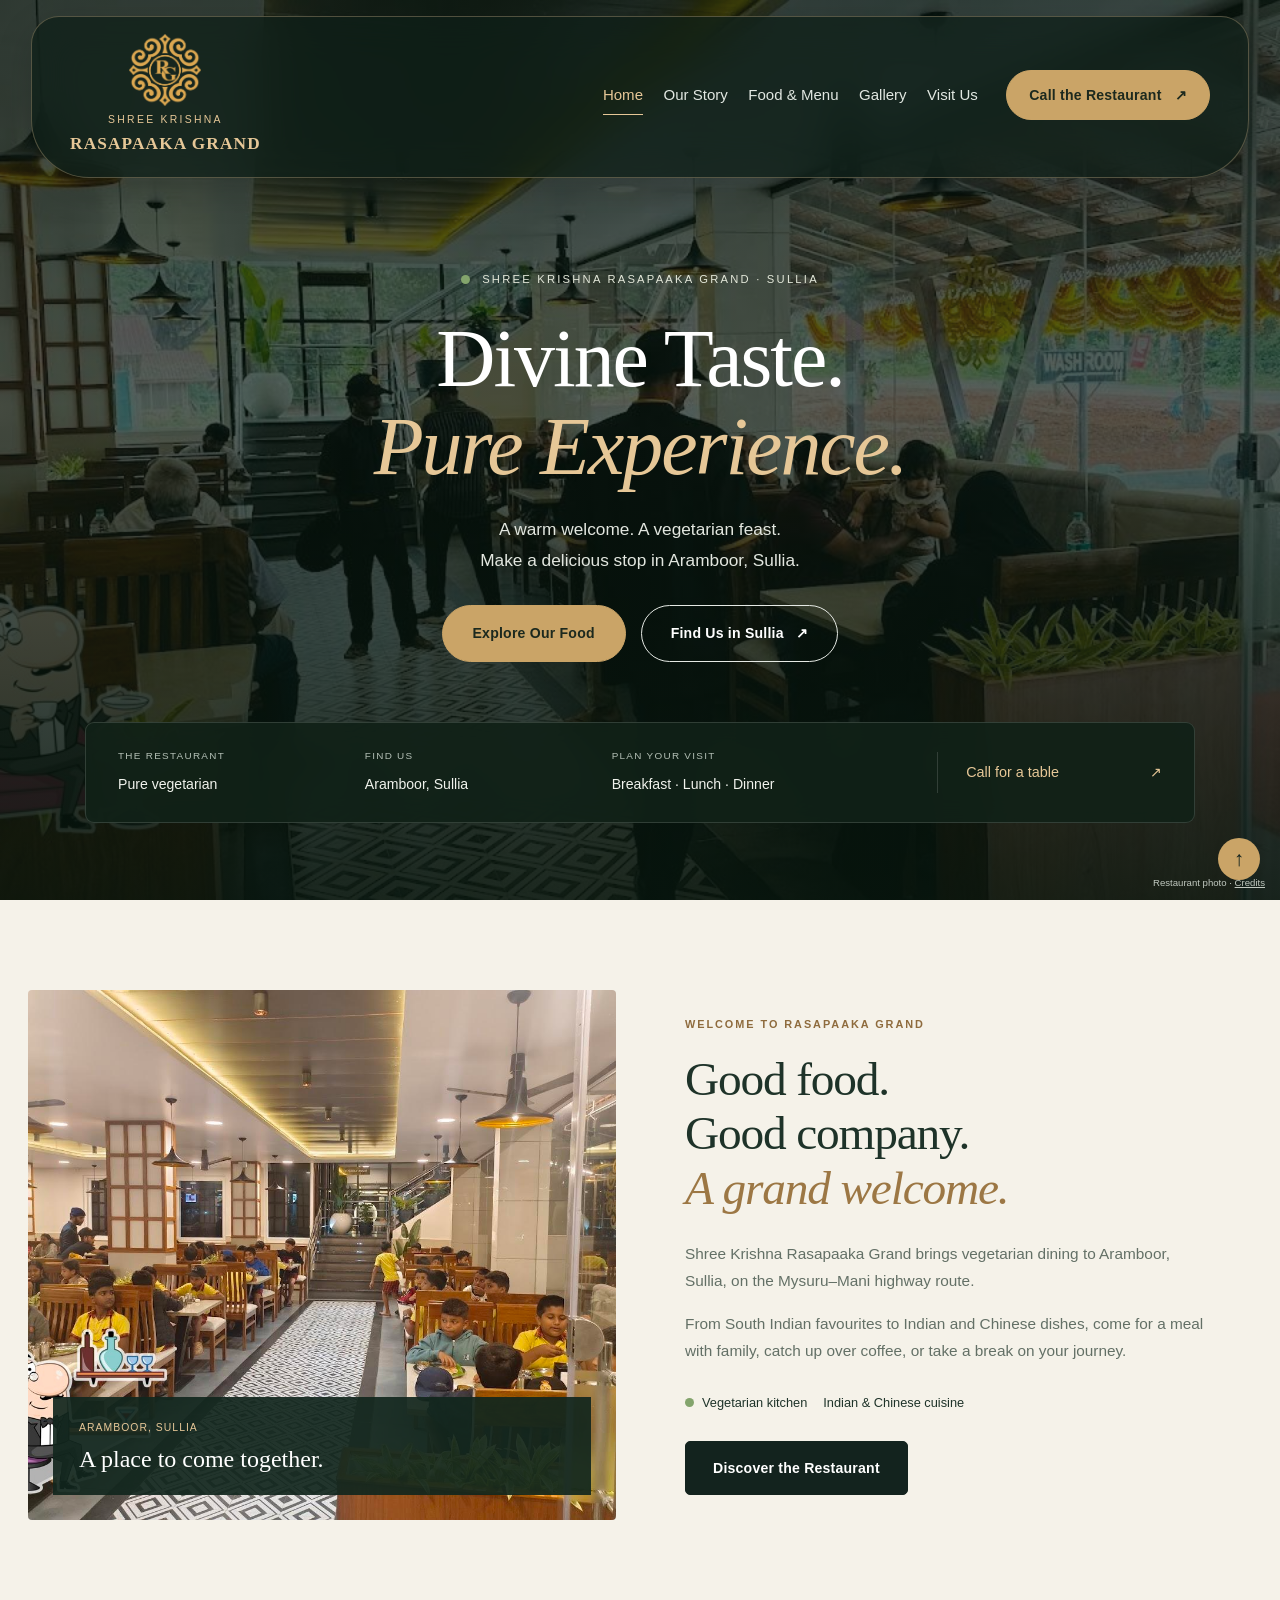
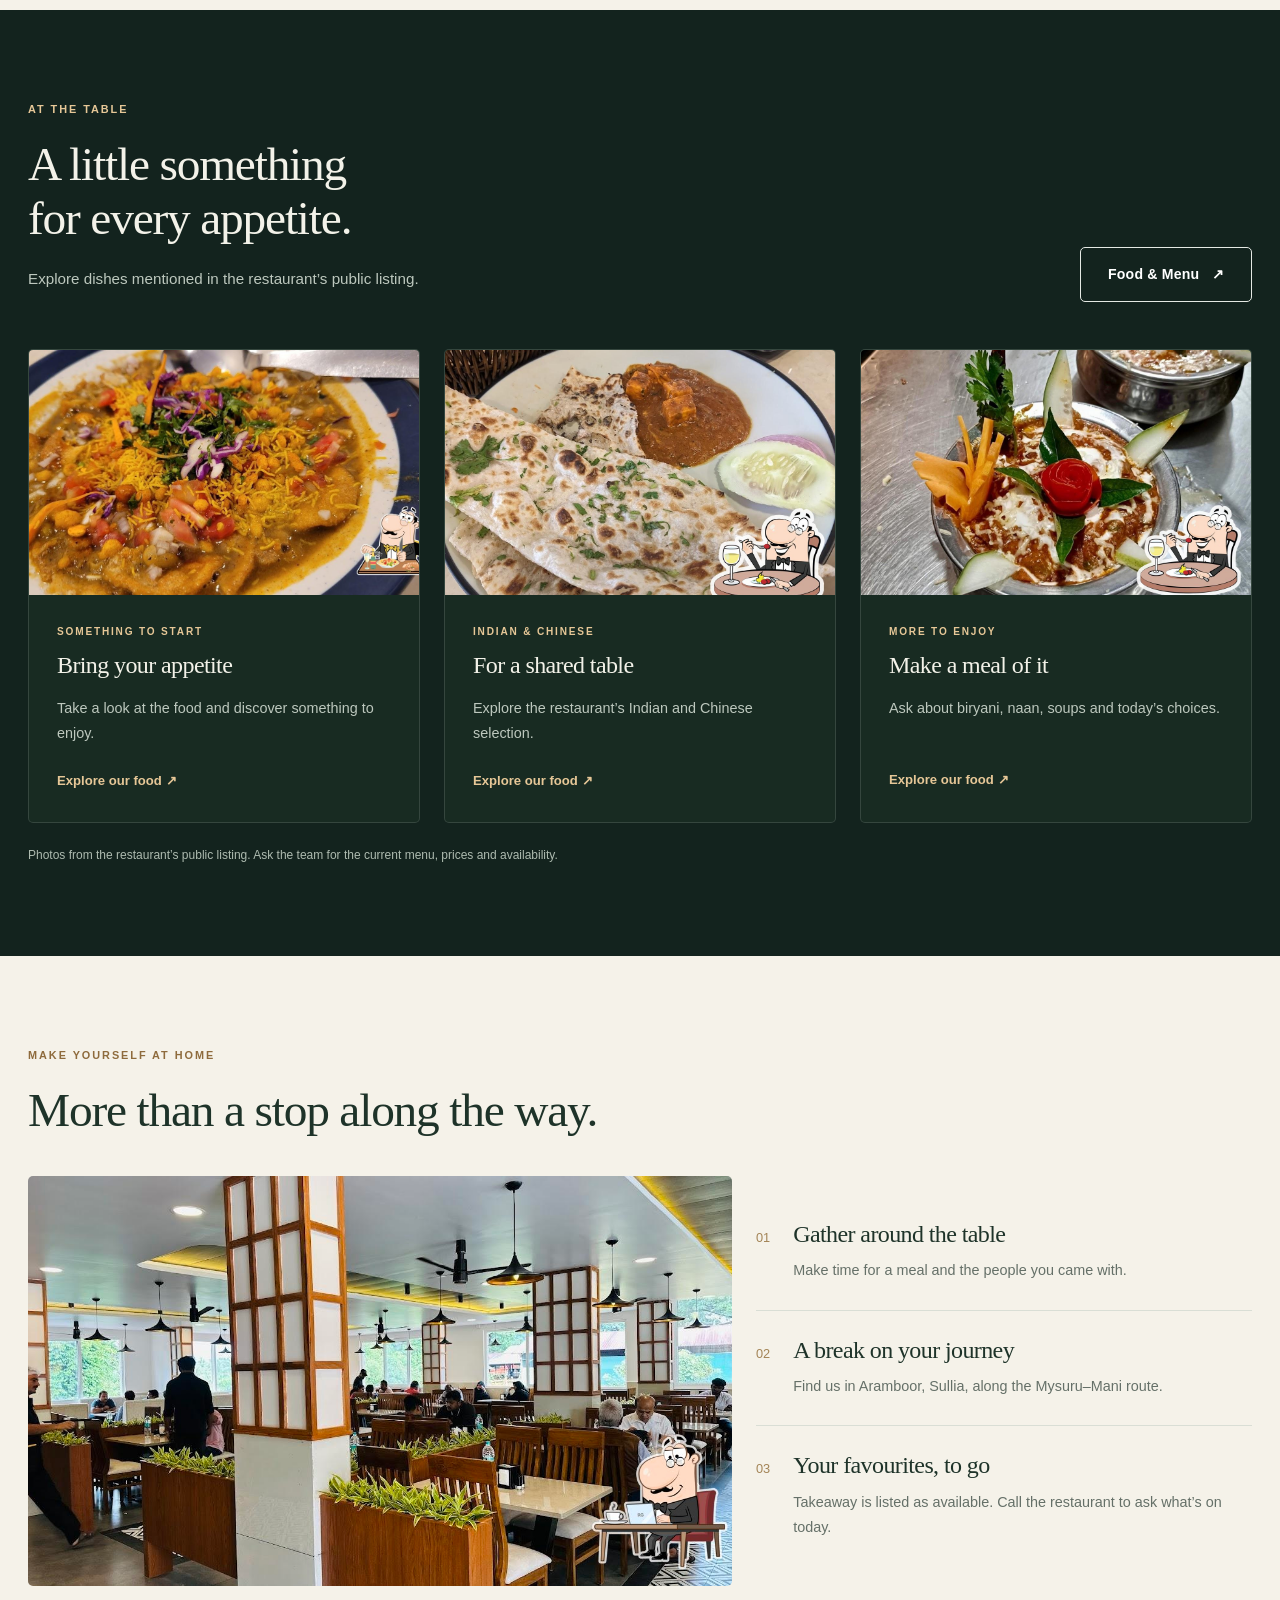
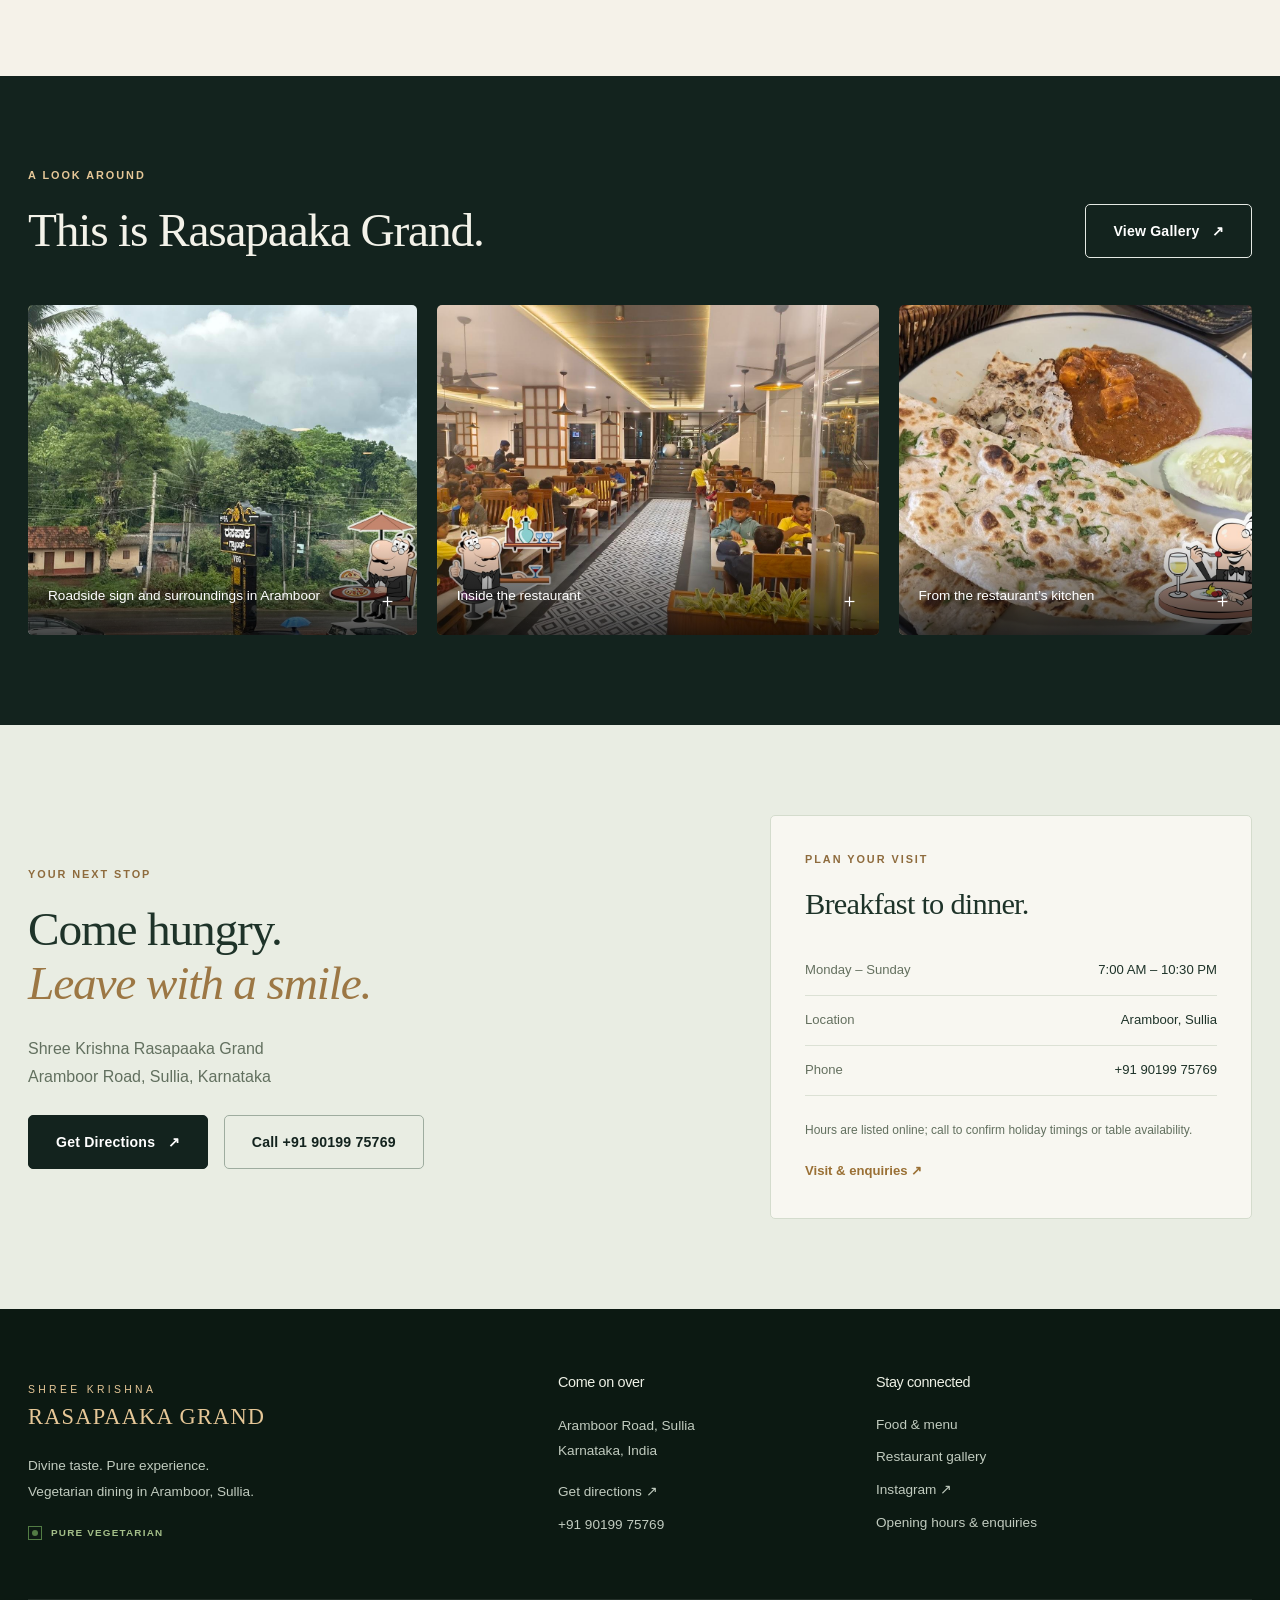
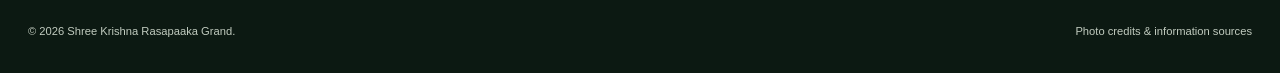
<file: index.html>
<!doctype html><html lang="en"><head><meta charset="utf-8"><meta name="viewport" content="width=device-width,initial-scale=1"><meta name="theme-color" content="#13231e"><meta name="description" content="Shree Krishna Rasapaaka Grand, a vegetarian restaurant in Aramboor, Sullia. Explore the food, see the restaurant and plan your visit. Call +91 90199 75769."><title>Home | Shree Krishna Rasapaaka Grand, Sullia</title><link rel="stylesheet" href="assets/vendor/bootstrap.min.css"><link rel="stylesheet" href="assets/css/style.css"><script type="application/ld+json">{"@context": "https://schema.org", "@type": "Restaurant", "name": "Shree Krishna Rasapaaka Grand", "telephone": "+919019975769", "address": {"@type": "PostalAddress", "streetAddress": "Aramboor Road", "addressLocality": "Sullia", "addressRegion": "Karnataka", "addressCountry": "IN"}, "servesCuisine": ["Vegetarian", "Indian", "Chinese"], "sameAs": ["https://www.instagram.com/rasapaakagrand/"]}</script></head><body id="top"><a class="skip-link" href="#main">Skip to content</a><header class="site-header" id="siteHeader"><noscript><a href="index.html">Shree Krishna Rasapaaka Grand</a> · <a href="menu.html">Menu</a> · <a href="gallery.html">Gallery</a> · <a href="visit.html">Visit us</a></noscript></header><main id="main"><section class="landing-hero" aria-labelledby="hero-heading"><div class="hero-shade"></div><div class="container hero-content"><span class="hero-eyebrow"><i class="veg-dot" aria-hidden="true"></i> SHREE KRISHNA RASAPAAKA GRAND · SULLIA</span><h1 id="hero-heading">Divine Taste.<br><em>Pure Experience.</em></h1><p>A warm welcome. A vegetarian feast.<br>Make a delicious stop in Aramboor, Sullia.</p><div class="hero-actions"><a class="btn btn-gold" href="menu.html">Explore Our Food</a><a class="btn btn-outline-light" href="https://www.google.com/maps/search/?api=1&query=SHREE+KRISHNA+RASAPAAKA+GRAND+Aramboor+Sullia">Find Us in Sullia &nbsp; ↗</a></div><div class="visit-strip"><div><small>THE RESTAURANT</small><strong>Pure vegetarian</strong></div><div><small>FIND US</small><strong>Aramboor, Sullia</strong></div><div><small>PLAN YOUR VISIT</small><strong>Breakfast · Lunch · Dinner</strong></div><a href="tel:+919019975769">Call for a table <span>↗</span></a></div></div><span class="hero-photo-credit">Restaurant photo · <a href="sources.html">Credits</a></span></section><section class="section paper" id="about"><div class="container"><div class="row align-items-center g-5"><div class="col-lg-6"><div class="story-photo"><img src="assets/img/interior.jpg" alt="Dining area at Shree Krishna Rasapaaka Grand" class="" loading="lazy"><span>ARAMBOOR, SULLIA<br><strong>A place to come together.</strong></span></div></div><div class="col-lg-6 story-copy"><span class="eyebrow">WELCOME TO RASAPAAKA GRAND</span><h2>Good food.<br>Good company.<br><em>A grand welcome.</em></h2><p>Shree Krishna Rasapaaka Grand brings vegetarian dining to Aramboor, Sullia, on the Mysuru–Mani highway route.</p><p>From South Indian favourites to Indian and Chinese dishes, come for a meal with family, catch up over coffee, or take a break on your journey.</p><div class="story-facts"><span><i class="veg-dot" aria-hidden="true"></i> Vegetarian kitchen</span><span>Indian & Chinese cuisine</span></div><a class="btn btn-dark-green" href="gallery.html">Discover the Restaurant</a></div></div></div></section><section class="section dark-section" id="food"><div class="container"><div class="section-top"><div class="section-heading"><span class="eyebrow">AT THE TABLE</span><h2>A little something<br>for every appetite.</h2><p>Explore dishes mentioned in the restaurant’s public listing.</p></div><a class="btn btn-outline-light" href="menu.html">Food & Menu &nbsp; ↗</a></div><div class="row g-4"><div class="col-md-4"><article class="food-card"><img src="assets/img/food1.jpg" alt="Food photographed at Rasapaaka Grand" class="" loading="lazy"><div><span class="eyebrow">SOMETHING TO START</span><h3>Bring your appetite</h3><p>Take a look at the food and discover something to enjoy.</p><a class="text-link" href="menu.html">Explore our food ↗</a></div></article></div><div class="col-md-4"><article class="food-card"><img src="assets/img/food2.jpg" alt="A dish served at Rasapaaka Grand" class="" loading="lazy"><div><span class="eyebrow">INDIAN & CHINESE</span><h3>For a shared table</h3><p>Explore the restaurant’s Indian and Chinese selection.</p><a class="text-link" href="menu.html">Explore our food ↗</a></div></article></div><div class="col-md-4"><article class="food-card"><img src="assets/img/food3.jpg" alt="A meal photographed at Rasapaaka Grand" class="" loading="lazy"><div><span class="eyebrow">MORE TO ENJOY</span><h3>Make a meal of it</h3><p>Ask about biryani, naan, soups and today’s choices.</p><a class="text-link" href="menu.html">Explore our food ↗</a></div></article></div></div><p class="subtle-note">Photos from the restaurant’s public listing. Ask the team for the current menu, prices and availability.</p></div></section><section class="section paper" id="experience"><div class="container"><div class="section-heading"><span class="eyebrow">MAKE YOURSELF AT HOME</span><h2>More than a stop along the way.</h2></div><div class="row g-4"><div class="col-lg-7"><img src="assets/img/interior-wide.jpg" alt="Seating and dining space at Rasapaaka Grand" class="experience-image" loading="lazy"></div><div class="col-lg-5 experience-list"><article><span>01</span><div><h3>Gather around the table</h3><p>Make time for a meal and the people you came with.</p></div></article><article><span>02</span><div><h3>A break on your journey</h3><p>Find us in Aramboor, Sullia, along the Mysuru–Mani route.</p></div></article><article><span>03</span><div><h3>Your favourites, to go</h3><p>Takeaway is listed as available. Call the restaurant to ask what’s on today.</p></div></article></div></div></div></section><section class="section dark-section"><div class="container"><div class="section-top"><div class="section-heading"><span class="eyebrow">A LOOK AROUND</span><h2>This is Rasapaaka Grand.</h2></div><a class="btn btn-outline-light" href="gallery.html">View Gallery &nbsp; ↗</a></div><div class="home-gallery"><button type="button" class="gallery-photo" data-photo="assets/img/exterior.jpg" data-caption="Roadside sign and surroundings in Aramboor" aria-label="Enlarge: Roadside sign and surroundings in Aramboor"><img src="assets/img/exterior.jpg" alt="Roadside sign and surroundings in Aramboor" class="" loading="lazy"><span>Roadside sign and surroundings in Aramboor<b aria-hidden="true">＋</b></span></button><button type="button" class="gallery-photo" data-photo="assets/img/interior.jpg" data-caption="Inside the restaurant" aria-label="Enlarge: Inside the restaurant"><img src="assets/img/interior.jpg" alt="Inside the restaurant" class="" loading="lazy"><span>Inside the restaurant<b aria-hidden="true">＋</b></span></button><button type="button" class="gallery-photo" data-photo="assets/img/food2.jpg" data-caption="From the restaurant’s kitchen" aria-label="Enlarge: From the restaurant’s kitchen"><img src="assets/img/food2.jpg" alt="From the restaurant’s kitchen" class="" loading="lazy"><span>From the restaurant’s kitchen<b aria-hidden="true">＋</b></span></button></div></div></section><section class="section visit-home" id="contact"><div class="container"><div class="row g-5 align-items-center"><div class="col-lg-7"><span class="eyebrow">YOUR NEXT STOP</span><h2>Come hungry.<br><em>Leave with a smile.</em></h2><p>Shree Krishna Rasapaaka Grand<br>Aramboor Road, Sullia, Karnataka</p><div class="d-flex gap-3 flex-wrap"><a class="btn btn-dark-green" href="https://www.google.com/maps/search/?api=1&query=SHREE+KRISHNA+RASAPAAKA+GRAND+Aramboor+Sullia">Get Directions &nbsp; ↗</a><a class="btn btn-outline-green" href="tel:+919019975769">Call +91 90199 75769</a></div></div><div class="col-lg-5"><div class="hours-card"><span class="eyebrow">PLAN YOUR VISIT</span><h3>Breakfast to dinner.</h3><dl><div><dt>Monday – Sunday</dt><dd>7:00 AM – 10:30 PM</dd></div><div><dt>Location</dt><dd>Aramboor, Sullia</dd></div><div><dt>Phone</dt><dd><a href="tel:+919019975769">+91 90199 75769</a></dd></div></dl><p>Hours are listed online; call to confirm holiday timings or table availability.</p><a class="text-link" href="visit.html">Visit & enquiries ↗</a></div></div></div></div></section></main><footer><div class="container"><div class="row g-5"><div class="col-lg-5"><a class="brand footer-brand" href="index.html"><span>SHREE KRISHNA</span><strong>RASAPAAKA GRAND</strong></a><p>Divine taste. Pure experience.<br>Vegetarian dining in Aramboor, Sullia.</p><span class="veg-label"><i aria-hidden="true"></i> PURE VEGETARIAN</span></div><div class="col-6 col-lg-3"><h2>Come on over</h2><p>Aramboor Road, Sullia<br>Karnataka, India</p><a href="https://www.google.com/maps/search/?api=1&query=SHREE+KRISHNA+RASAPAAKA+GRAND+Aramboor+Sullia" target="_blank" rel="noopener">Get directions ↗</a><a href="tel:+919019975769">+91 90199 75769</a></div><div class="col-6 col-lg-4"><h2>Stay connected</h2><a href="menu.html">Food & menu</a><a href="gallery.html">Restaurant gallery</a><a href="https://www.instagram.com/rasapaakagrand/" target="_blank" rel="noopener">Instagram ↗</a><a href="visit.html">Opening hours & enquiries</a></div></div><div class="footer-bottom"><span>© <span data-year></span> Shree Krishna Rasapaaka Grand.</span><a href="sources.html">Photo credits & information sources</a></div></div></footer><a class="back-top" href="#top" aria-label="Back to top">↑</a><div class="modal fade" id="galleryModal" tabindex="-1" aria-labelledby="galleryTitle" aria-hidden="true"><div class="modal-dialog modal-xl modal-dialog-centered"><div class="modal-content"><div class="modal-header"><h2 id="galleryTitle" class="modal-title fs-5">Restaurant gallery</h2><button class="btn-close btn-close-white" data-bs-dismiss="modal" aria-label="Close"></button></div><div class="modal-body"><img id="galleryFull" alt=""><p id="galleryCaption"></p></div></div></div></div><script src="assets/vendor/bootstrap.bundle.min.js"></script><script src="assets/js/header.js"></script><script src="assets/js/main.js"></script></body></html>
</file>
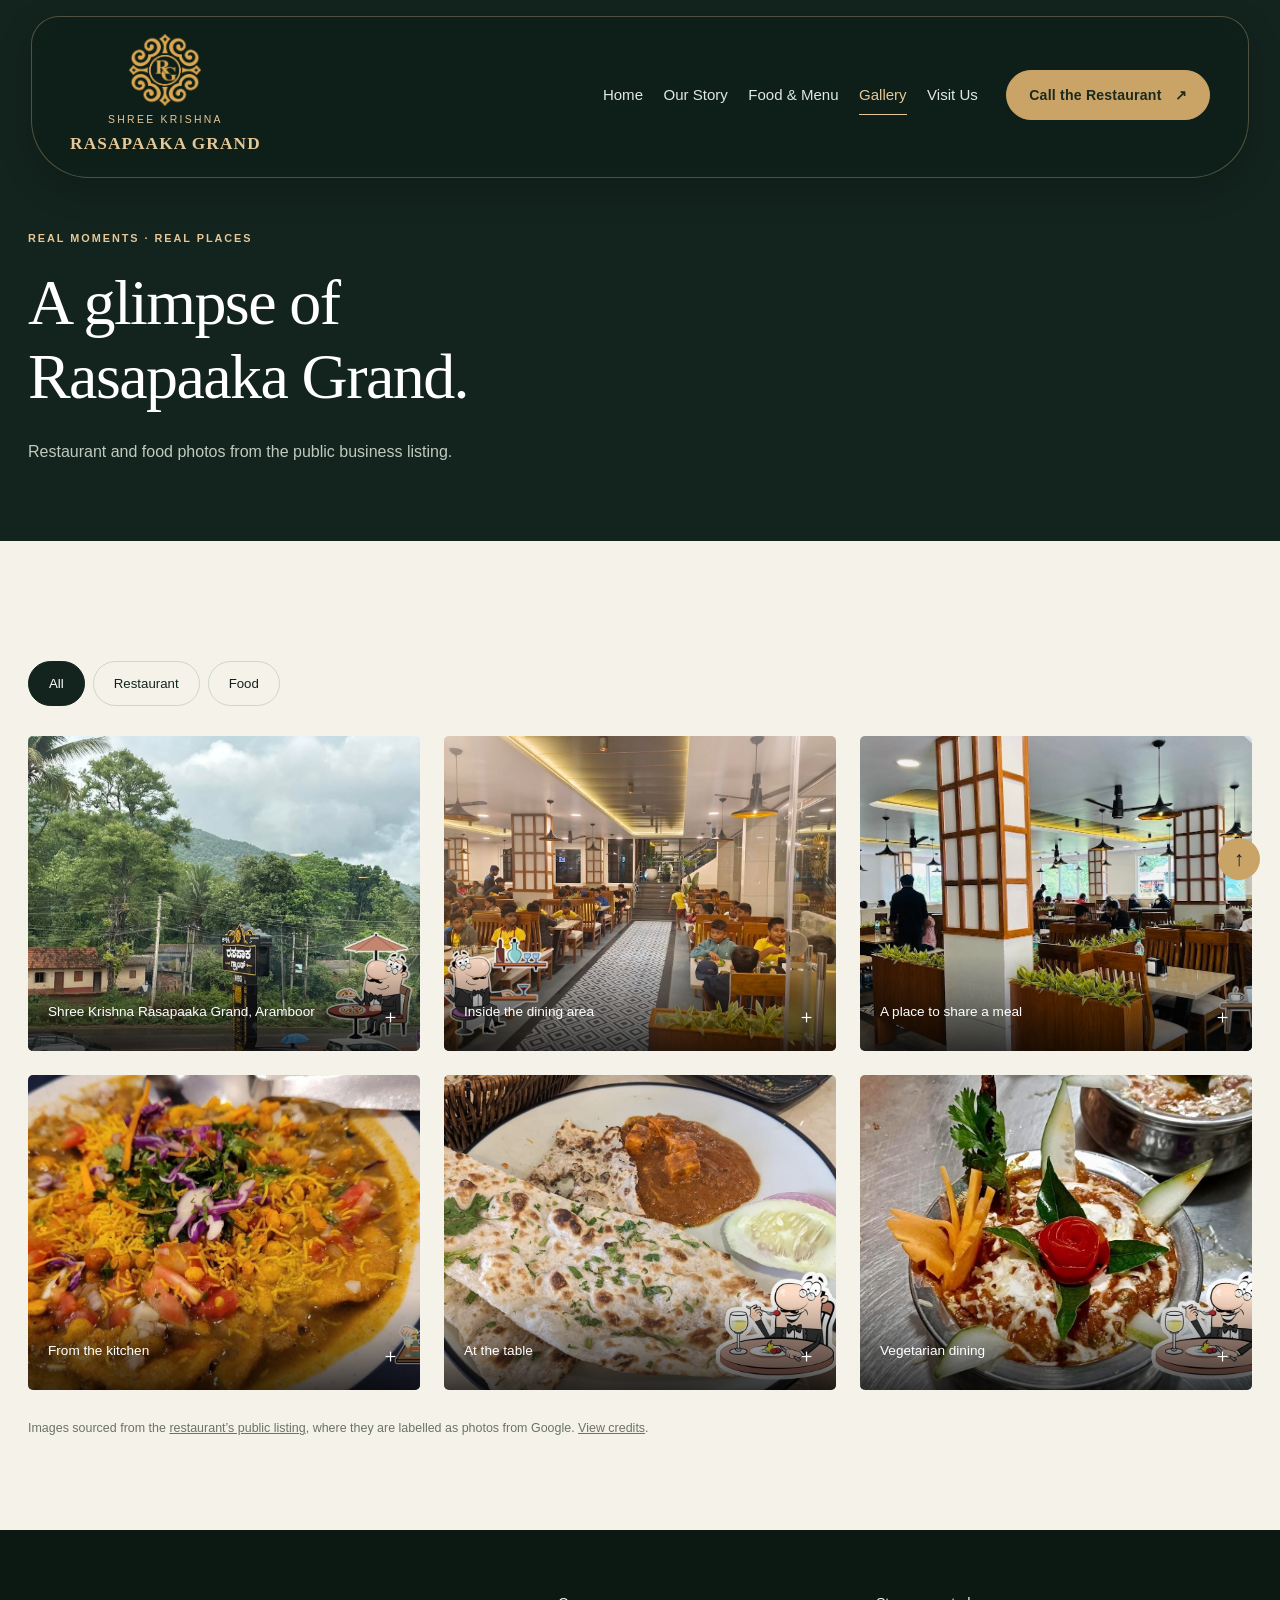
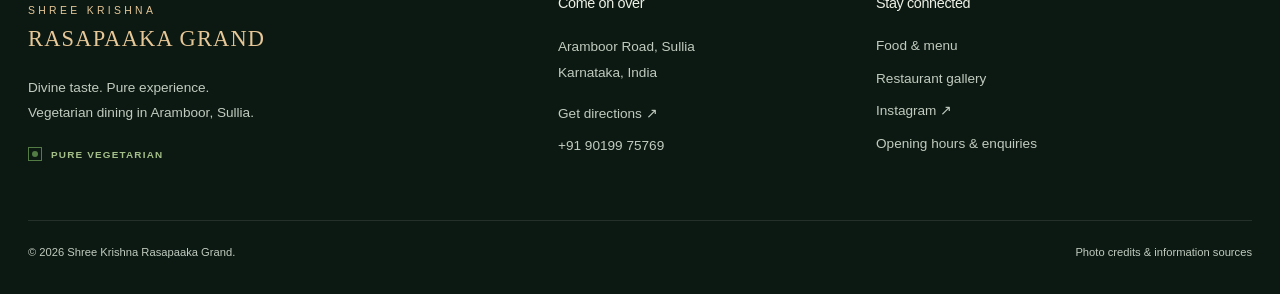
<file: gallery.html>
<!doctype html><html lang="en"><head><meta charset="utf-8"><meta name="viewport" content="width=device-width,initial-scale=1"><meta name="theme-color" content="#13231e"><meta name="description" content="Shree Krishna Rasapaaka Grand, a vegetarian restaurant in Aramboor, Sullia. Explore the food, see the restaurant and plan your visit. Call +91 90199 75769."><title>Gallery | Shree Krishna Rasapaaka Grand, Sullia</title><link rel="stylesheet" href="assets/vendor/bootstrap.min.css"><link rel="stylesheet" href="assets/css/style.css"><script type="application/ld+json">{"@context": "https://schema.org", "@type": "Restaurant", "name": "Shree Krishna Rasapaaka Grand", "telephone": "+919019975769", "address": {"@type": "PostalAddress", "streetAddress": "Aramboor Road", "addressLocality": "Sullia", "addressRegion": "Karnataka", "addressCountry": "IN"}, "servesCuisine": ["Vegetarian", "Indian", "Chinese"], "sameAs": ["https://www.instagram.com/rasapaakagrand/"]}</script></head><body id="top"><a class="skip-link" href="#main">Skip to content</a><header class="site-header" id="siteHeader"><noscript><a href="index.html">Shree Krishna Rasapaaka Grand</a> · <a href="menu.html">Menu</a> · <a href="gallery.html">Gallery</a> · <a href="visit.html">Visit us</a></noscript></header><main id="main"><section class="inner-hero"><div class="container"><span class="eyebrow">REAL MOMENTS · REAL PLACES</span><h1>A glimpse of<br>Rasapaaka Grand.</h1><p>Restaurant and food photos from the public business listing.</p></div></section><section class="section paper"><div class="container"><div class="filter-bar" role="group" aria-label="Filter gallery"><button class="filter-button active" data-filter="All" aria-pressed="true">All</button><button class="filter-button " data-filter="Restaurant" aria-pressed="false">Restaurant</button><button class="filter-button " data-filter="Food" aria-pressed="false">Food</button></div><div class="row g-4"><div class="col-sm-6 col-lg-4 gallery-cell" data-category="Restaurant"><button type="button" class="gallery-photo" data-photo="assets/img/exterior.jpg" data-caption="Shree Krishna Rasapaaka Grand, Aramboor" aria-label="Enlarge: Shree Krishna Rasapaaka Grand, Aramboor"><img src="assets/img/exterior.jpg" alt="Shree Krishna Rasapaaka Grand, Aramboor" class="" loading="lazy"><span>Shree Krishna Rasapaaka Grand, Aramboor<b aria-hidden="true">＋</b></span></button></div><div class="col-sm-6 col-lg-4 gallery-cell" data-category="Restaurant"><button type="button" class="gallery-photo" data-photo="assets/img/interior.jpg" data-caption="Inside the dining area" aria-label="Enlarge: Inside the dining area"><img src="assets/img/interior.jpg" alt="Inside the dining area" class="" loading="lazy"><span>Inside the dining area<b aria-hidden="true">＋</b></span></button></div><div class="col-sm-6 col-lg-4 gallery-cell" data-category="Restaurant"><button type="button" class="gallery-photo" data-photo="assets/img/interior-wide.jpg" data-caption="A place to share a meal" aria-label="Enlarge: A place to share a meal"><img src="assets/img/interior-wide.jpg" alt="A place to share a meal" class="" loading="lazy"><span>A place to share a meal<b aria-hidden="true">＋</b></span></button></div><div class="col-sm-6 col-lg-4 gallery-cell" data-category="Food"><button type="button" class="gallery-photo" data-photo="assets/img/food1.jpg" data-caption="From the kitchen" aria-label="Enlarge: From the kitchen"><img src="assets/img/food1.jpg" alt="From the kitchen" class="" loading="lazy"><span>From the kitchen<b aria-hidden="true">＋</b></span></button></div><div class="col-sm-6 col-lg-4 gallery-cell" data-category="Food"><button type="button" class="gallery-photo" data-photo="assets/img/food2.jpg" data-caption="At the table" aria-label="Enlarge: At the table"><img src="assets/img/food2.jpg" alt="At the table" class="" loading="lazy"><span>At the table<b aria-hidden="true">＋</b></span></button></div><div class="col-sm-6 col-lg-4 gallery-cell" data-category="Food"><button type="button" class="gallery-photo" data-photo="assets/img/food3.jpg" data-caption="Vegetarian dining" aria-label="Enlarge: Vegetarian dining"><img src="assets/img/food3.jpg" alt="Vegetarian dining" class="" loading="lazy"><span>Vegetarian dining<b aria-hidden="true">＋</b></span></button></div></div><p class="photo-note">Images sourced from the <a href="https://restaurant-guru.in/SHREE-KRISHNA-RASAPAAKA-GRAND-Sullia" target="_blank" rel="noopener">restaurant’s public listing</a>, where they are labelled as photos from Google. <a href="sources.html">View credits</a>.</p></div></section></main><footer><div class="container"><div class="row g-5"><div class="col-lg-5"><a class="brand footer-brand" href="index.html"><span>SHREE KRISHNA</span><strong>RASAPAAKA GRAND</strong></a><p>Divine taste. Pure experience.<br>Vegetarian dining in Aramboor, Sullia.</p><span class="veg-label"><i aria-hidden="true"></i> PURE VEGETARIAN</span></div><div class="col-6 col-lg-3"><h2>Come on over</h2><p>Aramboor Road, Sullia<br>Karnataka, India</p><a href="https://www.google.com/maps/search/?api=1&query=SHREE+KRISHNA+RASAPAAKA+GRAND+Aramboor+Sullia" target="_blank" rel="noopener">Get directions ↗</a><a href="tel:+919019975769">+91 90199 75769</a></div><div class="col-6 col-lg-4"><h2>Stay connected</h2><a href="menu.html">Food & menu</a><a href="gallery.html">Restaurant gallery</a><a href="https://www.instagram.com/rasapaakagrand/" target="_blank" rel="noopener">Instagram ↗</a><a href="visit.html">Opening hours & enquiries</a></div></div><div class="footer-bottom"><span>© <span data-year></span> Shree Krishna Rasapaaka Grand.</span><a href="sources.html">Photo credits & information sources</a></div></div></footer><a class="back-top" href="#top" aria-label="Back to top">↑</a><div class="modal fade" id="galleryModal" tabindex="-1" aria-labelledby="galleryTitle" aria-hidden="true"><div class="modal-dialog modal-xl modal-dialog-centered"><div class="modal-content"><div class="modal-header"><h2 id="galleryTitle" class="modal-title fs-5">Restaurant gallery</h2><button class="btn-close btn-close-white" data-bs-dismiss="modal" aria-label="Close"></button></div><div class="modal-body"><img id="galleryFull" alt=""><p id="galleryCaption"></p></div></div></div></div><script src="assets/vendor/bootstrap.bundle.min.js"></script><script src="assets/js/header.js"></script><script src="assets/js/main.js"></script></body></html>
</file>
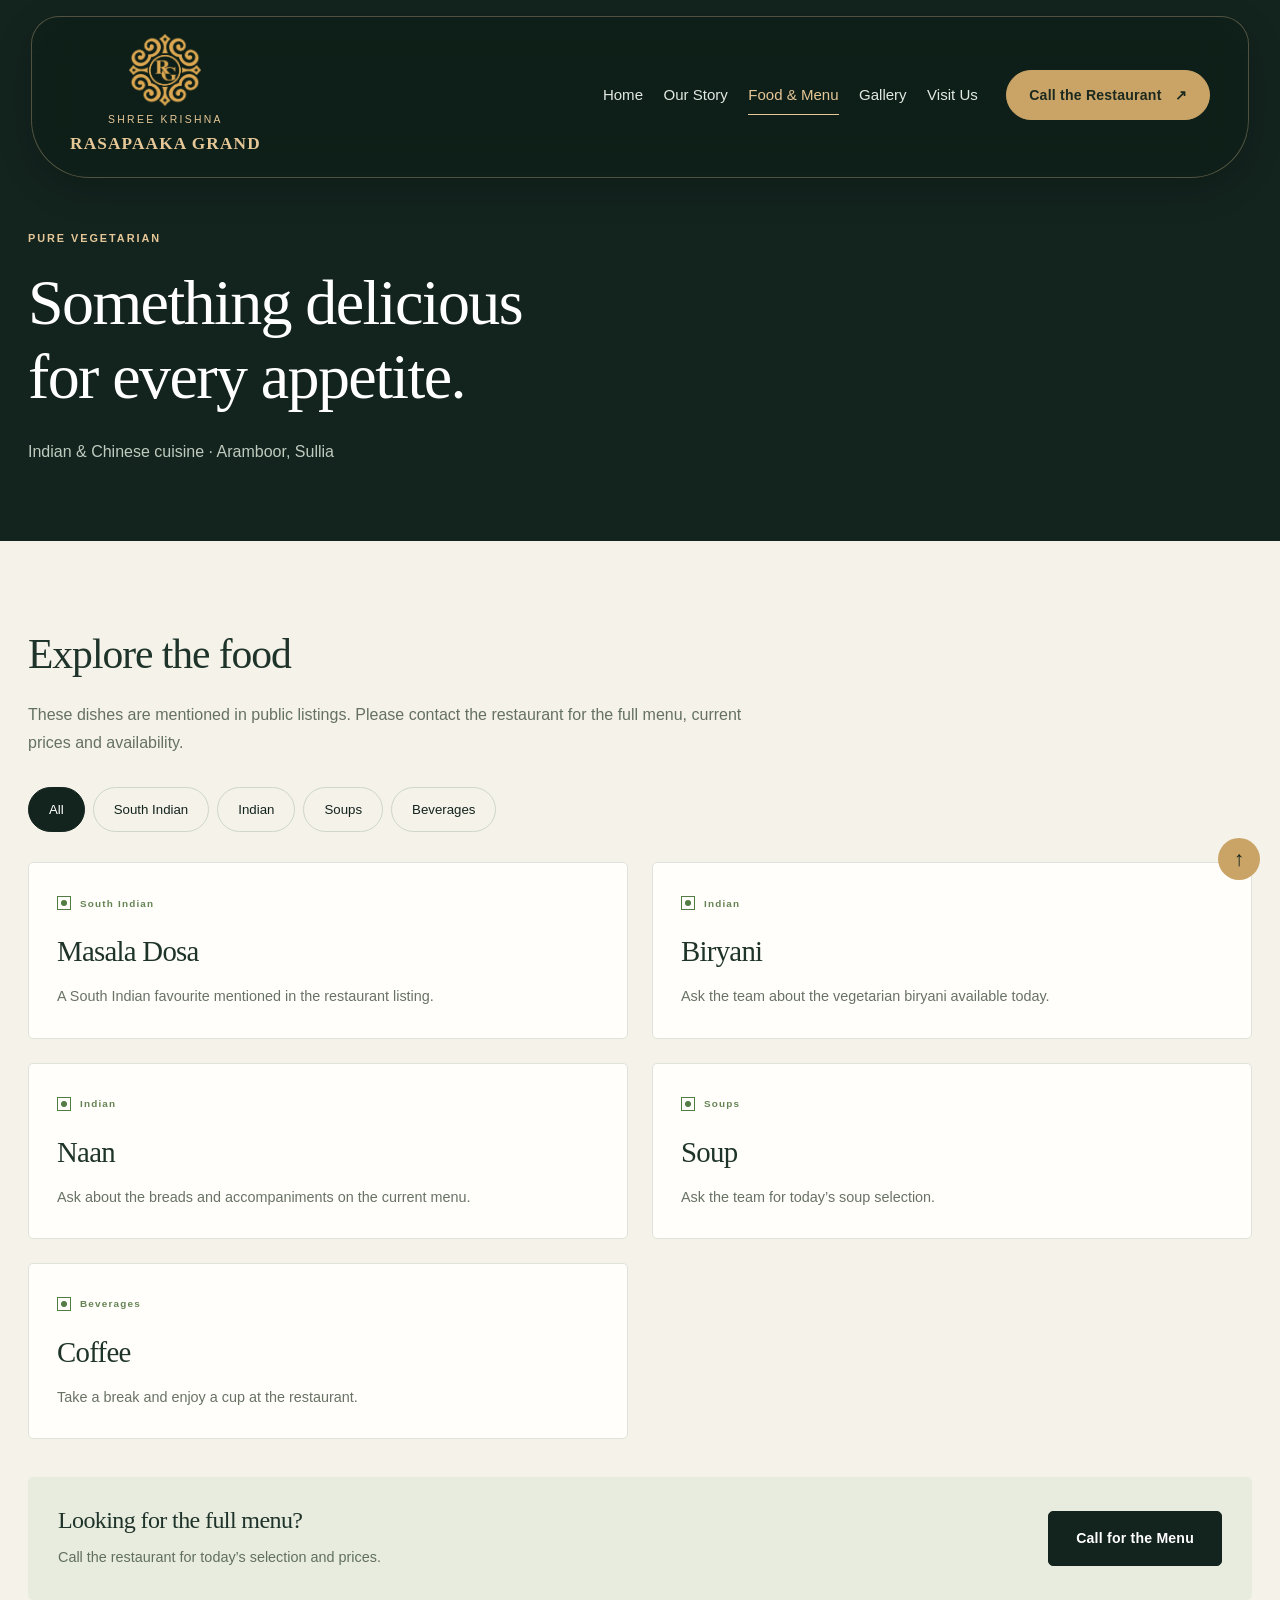
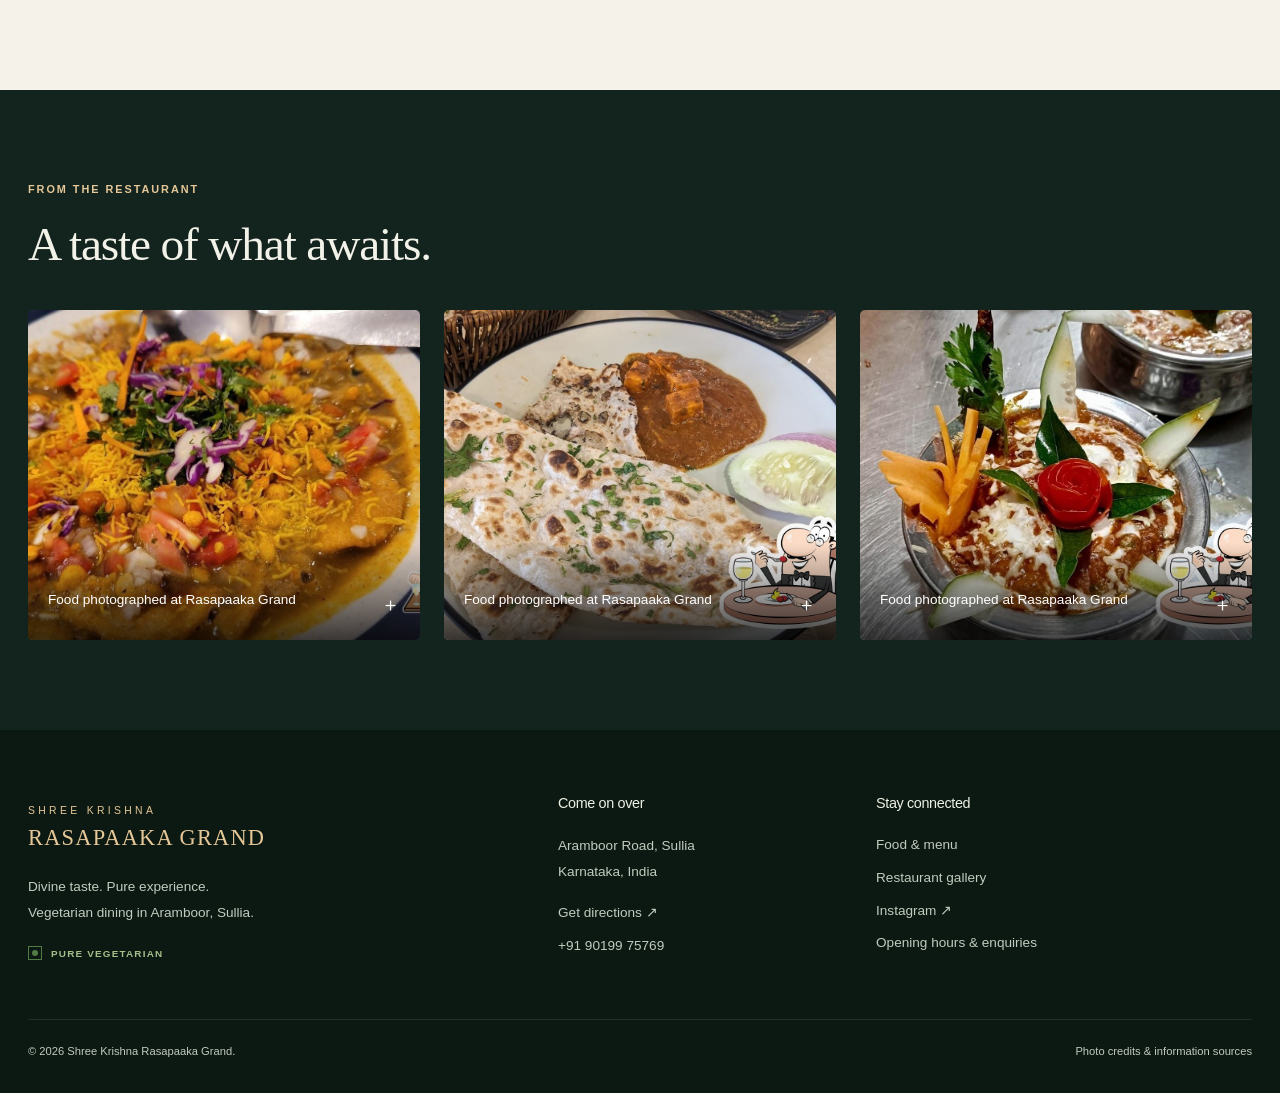
<file: menu.html>
<!doctype html><html lang="en"><head><meta charset="utf-8"><meta name="viewport" content="width=device-width,initial-scale=1"><meta name="theme-color" content="#13231e"><meta name="description" content="Shree Krishna Rasapaaka Grand, a vegetarian restaurant in Aramboor, Sullia. Explore the food, see the restaurant and plan your visit. Call +91 90199 75769."><title>Food & Menu | Shree Krishna Rasapaaka Grand, Sullia</title><link rel="stylesheet" href="assets/vendor/bootstrap.min.css"><link rel="stylesheet" href="assets/css/style.css"><script type="application/ld+json">{"@context": "https://schema.org", "@type": "Restaurant", "name": "Shree Krishna Rasapaaka Grand", "telephone": "+919019975769", "address": {"@type": "PostalAddress", "streetAddress": "Aramboor Road", "addressLocality": "Sullia", "addressRegion": "Karnataka", "addressCountry": "IN"}, "servesCuisine": ["Vegetarian", "Indian", "Chinese"], "sameAs": ["https://www.instagram.com/rasapaakagrand/"]}</script></head><body id="top"><a class="skip-link" href="#main">Skip to content</a><header class="site-header" id="siteHeader"><noscript><a href="index.html">Shree Krishna Rasapaaka Grand</a> · <a href="menu.html">Menu</a> · <a href="gallery.html">Gallery</a> · <a href="visit.html">Visit us</a></noscript></header><main id="main"><section class="inner-hero"><div class="container"><span class="eyebrow">PURE VEGETARIAN</span><h1>Something delicious<br>for every appetite.</h1><p>Indian & Chinese cuisine · Aramboor, Sullia</p></div></section><section class="section paper"><div class="container"><div class="menu-intro"><h2>Explore the food</h2><p>These dishes are mentioned in public listings. Please contact the restaurant for the full menu, current prices and availability.</p></div><div class="filter-bar" role="group" aria-label="Filter food"><button class="filter-button active" data-filter="All" aria-pressed="true">All</button><button class="filter-button " data-filter="South Indian" aria-pressed="false">South Indian</button><button class="filter-button " data-filter="Indian" aria-pressed="false">Indian</button><button class="filter-button " data-filter="Soups" aria-pressed="false">Soups</button><button class="filter-button " data-filter="Beverages" aria-pressed="false">Beverages</button></div><div class="row g-4"><div class="col-md-6" data-category="South Indian"><article class="menu-item"><span class="veg-label"><i aria-hidden="true"></i> South Indian</span><h3>Masala Dosa</h3><p>A South Indian favourite mentioned in the restaurant listing.</p></article></div><div class="col-md-6" data-category="Indian"><article class="menu-item"><span class="veg-label"><i aria-hidden="true"></i> Indian</span><h3>Biryani</h3><p>Ask the team about the vegetarian biryani available today.</p></article></div><div class="col-md-6" data-category="Indian"><article class="menu-item"><span class="veg-label"><i aria-hidden="true"></i> Indian</span><h3>Naan</h3><p>Ask about the breads and accompaniments on the current menu.</p></article></div><div class="col-md-6" data-category="Soups"><article class="menu-item"><span class="veg-label"><i aria-hidden="true"></i> Soups</span><h3>Soup</h3><p>Ask the team for today’s soup selection.</p></article></div><div class="col-md-6" data-category="Beverages"><article class="menu-item"><span class="veg-label"><i aria-hidden="true"></i> Beverages</span><h3>Coffee</h3><p>Take a break and enjoy a cup at the restaurant.</p></article></div></div><div class="menu-contact"><div><h3>Looking for the full menu?</h3><p>Call the restaurant for today’s selection and prices.</p></div><a class="btn btn-dark-green" href="tel:+919019975769">Call for the Menu</a></div></div></section><section class="section dark-section"><div class="container"><div class="section-heading"><span class="eyebrow">FROM THE RESTAURANT</span><h2>A taste of what awaits.</h2></div><div class="row g-4"><div class="col-md-4"><button type="button" class="gallery-photo" data-photo="assets/img/food1.jpg" data-caption="Food photographed at Rasapaaka Grand" aria-label="Enlarge: Food photographed at Rasapaaka Grand"><img src="assets/img/food1.jpg" alt="Food photographed at Rasapaaka Grand" class="" loading="lazy"><span>Food photographed at Rasapaaka Grand<b aria-hidden="true">＋</b></span></button></div><div class="col-md-4"><button type="button" class="gallery-photo" data-photo="assets/img/food2.jpg" data-caption="Food photographed at Rasapaaka Grand" aria-label="Enlarge: Food photographed at Rasapaaka Grand"><img src="assets/img/food2.jpg" alt="Food photographed at Rasapaaka Grand" class="" loading="lazy"><span>Food photographed at Rasapaaka Grand<b aria-hidden="true">＋</b></span></button></div><div class="col-md-4"><button type="button" class="gallery-photo" data-photo="assets/img/food3.jpg" data-caption="Food photographed at Rasapaaka Grand" aria-label="Enlarge: Food photographed at Rasapaaka Grand"><img src="assets/img/food3.jpg" alt="Food photographed at Rasapaaka Grand" class="" loading="lazy"><span>Food photographed at Rasapaaka Grand<b aria-hidden="true">＋</b></span></button></div></div></div></section></main><footer><div class="container"><div class="row g-5"><div class="col-lg-5"><a class="brand footer-brand" href="index.html"><span>SHREE KRISHNA</span><strong>RASAPAAKA GRAND</strong></a><p>Divine taste. Pure experience.<br>Vegetarian dining in Aramboor, Sullia.</p><span class="veg-label"><i aria-hidden="true"></i> PURE VEGETARIAN</span></div><div class="col-6 col-lg-3"><h2>Come on over</h2><p>Aramboor Road, Sullia<br>Karnataka, India</p><a href="https://www.google.com/maps/search/?api=1&query=SHREE+KRISHNA+RASAPAAKA+GRAND+Aramboor+Sullia" target="_blank" rel="noopener">Get directions ↗</a><a href="tel:+919019975769">+91 90199 75769</a></div><div class="col-6 col-lg-4"><h2>Stay connected</h2><a href="menu.html">Food & menu</a><a href="gallery.html">Restaurant gallery</a><a href="https://www.instagram.com/rasapaakagrand/" target="_blank" rel="noopener">Instagram ↗</a><a href="visit.html">Opening hours & enquiries</a></div></div><div class="footer-bottom"><span>© <span data-year></span> Shree Krishna Rasapaaka Grand.</span><a href="sources.html">Photo credits & information sources</a></div></div></footer><a class="back-top" href="#top" aria-label="Back to top">↑</a><div class="modal fade" id="galleryModal" tabindex="-1" aria-labelledby="galleryTitle" aria-hidden="true"><div class="modal-dialog modal-xl modal-dialog-centered"><div class="modal-content"><div class="modal-header"><h2 id="galleryTitle" class="modal-title fs-5">Restaurant gallery</h2><button class="btn-close btn-close-white" data-bs-dismiss="modal" aria-label="Close"></button></div><div class="modal-body"><img id="galleryFull" alt=""><p id="galleryCaption"></p></div></div></div></div><script src="assets/vendor/bootstrap.bundle.min.js"></script><script src="assets/js/header.js"></script><script src="assets/js/main.js"></script></body></html>
</file>
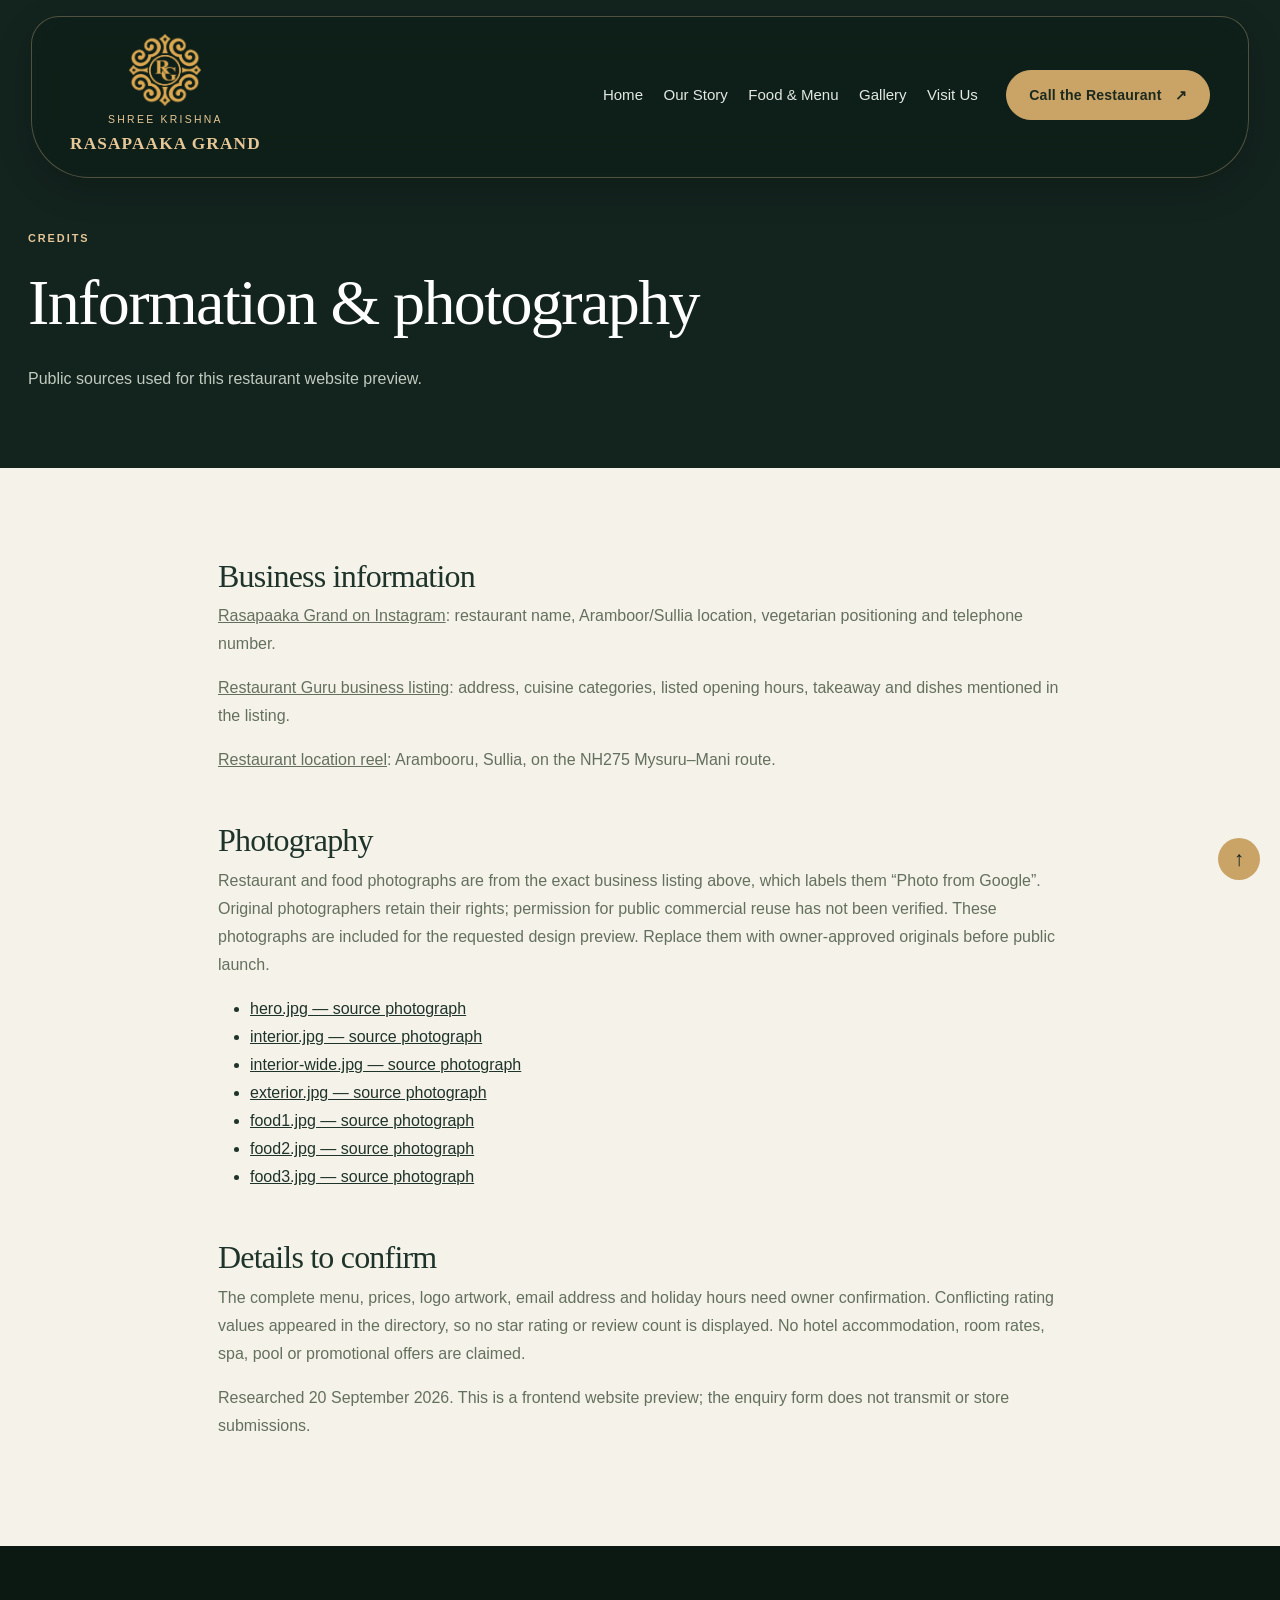
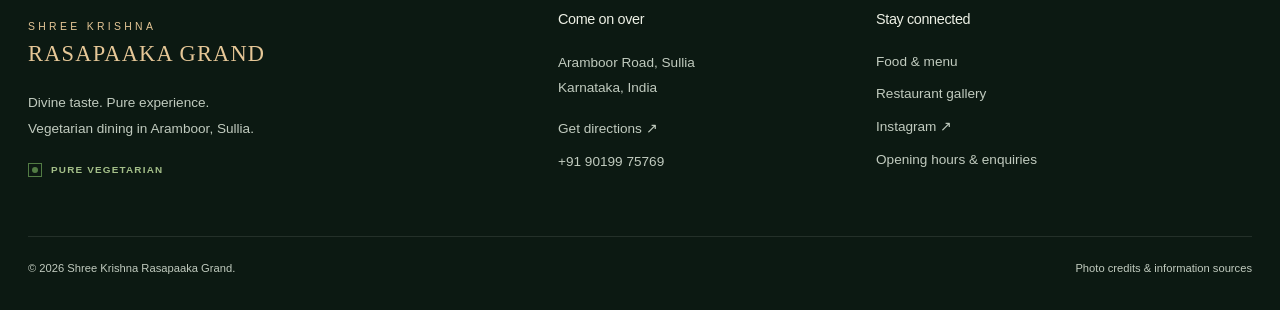
<file: sources.html>
<!doctype html><html lang="en"><head><meta charset="utf-8"><meta name="viewport" content="width=device-width,initial-scale=1"><meta name="theme-color" content="#13231e"><meta name="description" content="Shree Krishna Rasapaaka Grand, a vegetarian restaurant in Aramboor, Sullia. Explore the food, see the restaurant and plan your visit. Call +91 90199 75769."><title>Credits | Shree Krishna Rasapaaka Grand, Sullia</title><link rel="stylesheet" href="assets/vendor/bootstrap.min.css"><link rel="stylesheet" href="assets/css/style.css"><script type="application/ld+json">{"@context": "https://schema.org", "@type": "Restaurant", "name": "Shree Krishna Rasapaaka Grand", "telephone": "+919019975769", "address": {"@type": "PostalAddress", "streetAddress": "Aramboor Road", "addressLocality": "Sullia", "addressRegion": "Karnataka", "addressCountry": "IN"}, "servesCuisine": ["Vegetarian", "Indian", "Chinese"], "sameAs": ["https://www.instagram.com/rasapaakagrand/"]}</script></head><body id="top"><a class="skip-link" href="#main">Skip to content</a><header class="site-header" id="siteHeader"><noscript><a href="index.html">Shree Krishna Rasapaaka Grand</a> · <a href="menu.html">Menu</a> · <a href="gallery.html">Gallery</a> · <a href="visit.html">Visit us</a></noscript></header><main id="main"><section class="inner-hero"><div class="container"><span class="eyebrow">CREDITS</span><h1>Information & photography</h1><p>Public sources used for this restaurant website preview.</p></div></section><section class="section paper"><div class="container reading-width"><h2>Business information</h2><p><a href="https://www.instagram.com/rasapaakagrand/">Rasapaaka Grand on Instagram</a>: restaurant name, Aramboor/Sullia location, vegetarian positioning and telephone number.</p><p><a href="https://restaurant-guru.in/SHREE-KRISHNA-RASAPAAKA-GRAND-Sullia">Restaurant Guru business listing</a>: address, cuisine categories, listed opening hours, takeaway and dishes mentioned in the listing.</p><p><a href="https://www.instagram.com/reel/DTQGwuxknQm/">Restaurant location reel</a>: Arambooru, Sullia, on the NH275 Mysuru–Mani route.</p><h2 class="mt-5">Photography</h2><p>Restaurant and food photographs are from the exact business listing above, which labels them “Photo from Google”. Original photographers retain their rights; permission for public commercial reuse has not been verified. These photographs are included for the requested design preview. Replace them with owner-approved originals before public launch.</p><ul><li><a href="https://img05.restaurantguru.com/red0-SHREE-KRISHNA-RASAPAAKA-GRAND-interior.jpg" target="_blank" rel="noopener">hero.jpg — source photograph</a></li><li><a href="https://img05.restaurantguru.com/r41b-interior-SHREE-KRISHNA-RASAPAAKA-GRAND.jpg" target="_blank" rel="noopener">interior.jpg — source photograph</a></li><li><a href="https://img05.restaurantguru.com/r1b2-SHREE-KRISHNA-RASAPAAKA-GRAND-design.jpg" target="_blank" rel="noopener">interior-wide.jpg — source photograph</a></li><li><a href="https://img05.restaurantguru.com/r896-SHREE-KRISHNA-RASAPAAKA-GRAND-exterior.jpg" target="_blank" rel="noopener">exterior.jpg — source photograph</a></li><li><a href="https://img05.restaurantguru.com/rc53-food-SHREE-KRISHNA-RASAPAAKA-GRAND.jpg" target="_blank" rel="noopener">food1.jpg — source photograph</a></li><li><a href="https://img05.restaurantguru.com/r8cc-SHREE-KRISHNA-RASAPAAKA-GRAND-meals-2026-06.jpg" target="_blank" rel="noopener">food2.jpg — source photograph</a></li><li><a href="https://img05.restaurantguru.com/r751-SHREE-KRISHNA-RASAPAAKA-GRAND-food-2026-06.jpg" target="_blank" rel="noopener">food3.jpg — source photograph</a></li></ul><h2 class="mt-5">Details to confirm</h2><p>The complete menu, prices, logo artwork, email address and holiday hours need owner confirmation. Conflicting rating values appeared in the directory, so no star rating or review count is displayed. No hotel accommodation, room rates, spa, pool or promotional offers are claimed.</p><p>Researched 20 September 2026. This is a frontend website preview; the enquiry form does not transmit or store submissions.</p></div></section></main><footer><div class="container"><div class="row g-5"><div class="col-lg-5"><a class="brand footer-brand" href="index.html"><span>SHREE KRISHNA</span><strong>RASAPAAKA GRAND</strong></a><p>Divine taste. Pure experience.<br>Vegetarian dining in Aramboor, Sullia.</p><span class="veg-label"><i aria-hidden="true"></i> PURE VEGETARIAN</span></div><div class="col-6 col-lg-3"><h2>Come on over</h2><p>Aramboor Road, Sullia<br>Karnataka, India</p><a href="https://www.google.com/maps/search/?api=1&query=SHREE+KRISHNA+RASAPAAKA+GRAND+Aramboor+Sullia" target="_blank" rel="noopener">Get directions ↗</a><a href="tel:+919019975769">+91 90199 75769</a></div><div class="col-6 col-lg-4"><h2>Stay connected</h2><a href="menu.html">Food & menu</a><a href="gallery.html">Restaurant gallery</a><a href="https://www.instagram.com/rasapaakagrand/" target="_blank" rel="noopener">Instagram ↗</a><a href="visit.html">Opening hours & enquiries</a></div></div><div class="footer-bottom"><span>© <span data-year></span> Shree Krishna Rasapaaka Grand.</span><a href="sources.html">Photo credits & information sources</a></div></div></footer><a class="back-top" href="#top" aria-label="Back to top">↑</a><div class="modal fade" id="galleryModal" tabindex="-1" aria-labelledby="galleryTitle" aria-hidden="true"><div class="modal-dialog modal-xl modal-dialog-centered"><div class="modal-content"><div class="modal-header"><h2 id="galleryTitle" class="modal-title fs-5">Restaurant gallery</h2><button class="btn-close btn-close-white" data-bs-dismiss="modal" aria-label="Close"></button></div><div class="modal-body"><img id="galleryFull" alt=""><p id="galleryCaption"></p></div></div></div></div><script src="assets/vendor/bootstrap.bundle.min.js"></script><script src="assets/js/header.js"></script><script src="assets/js/main.js"></script></body></html>
</file>
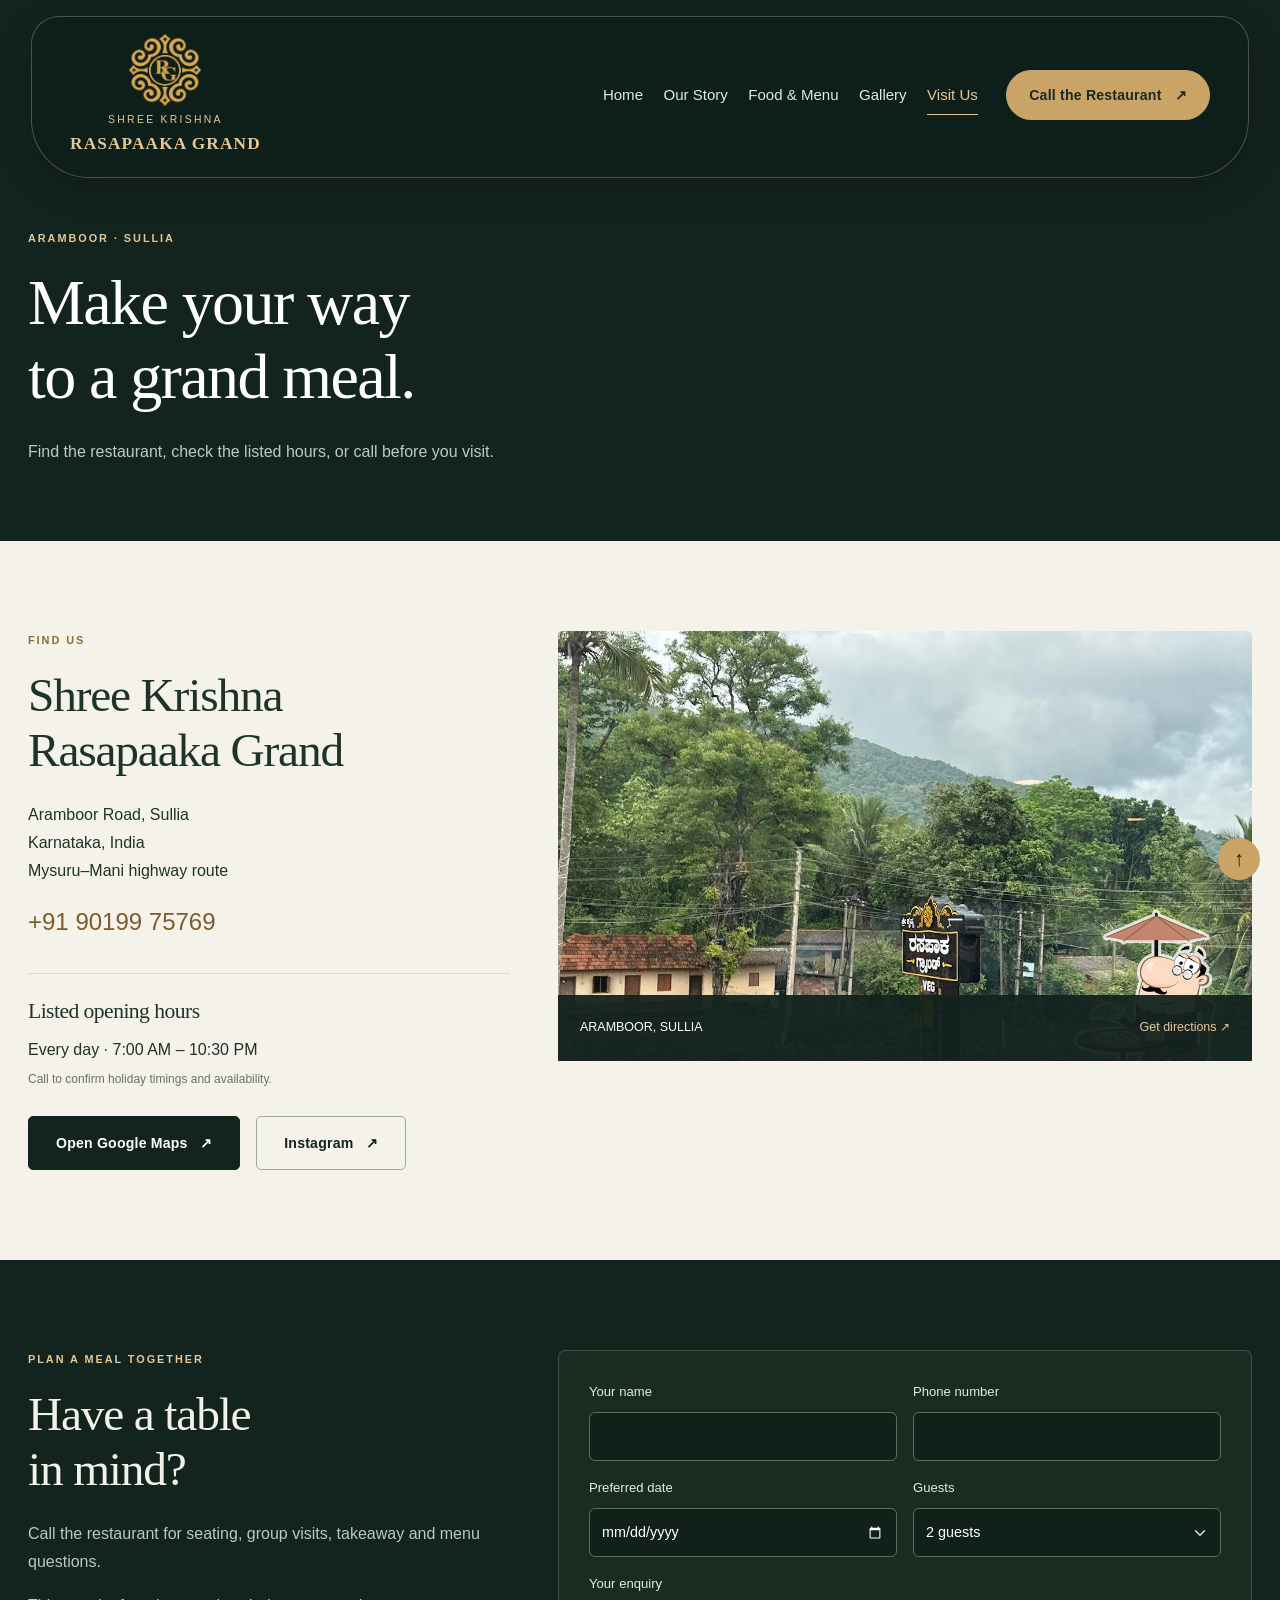
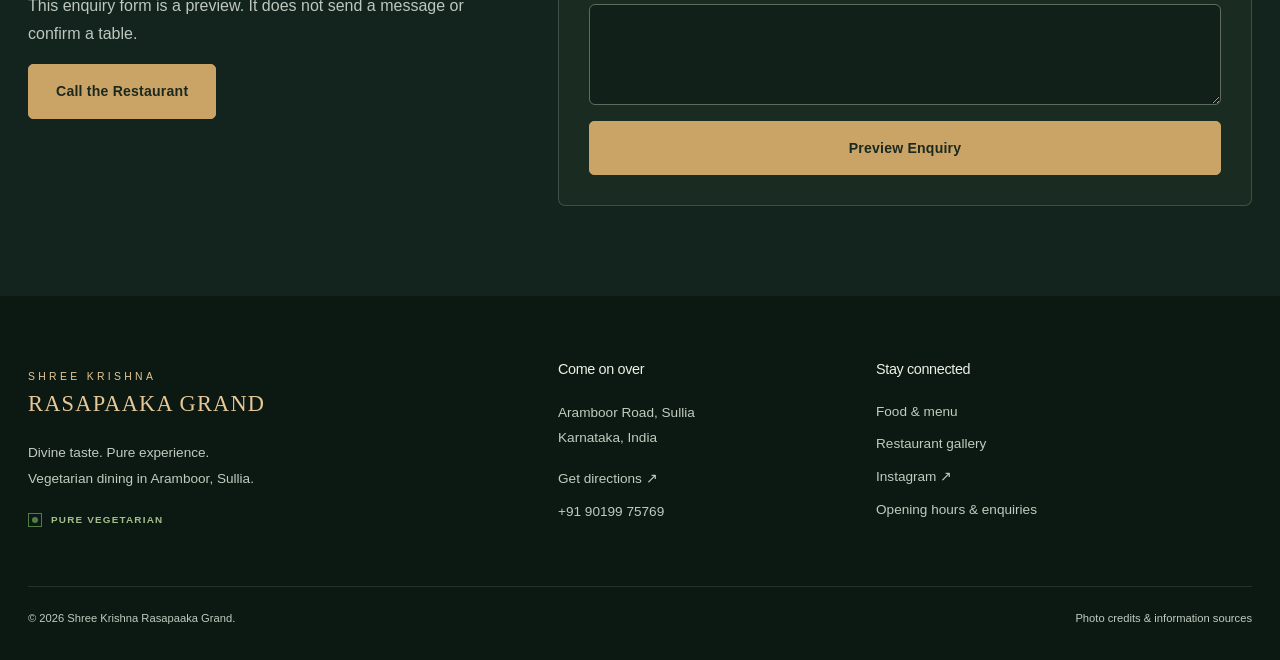
<file: visit.html>
<!doctype html><html lang="en"><head><meta charset="utf-8"><meta name="viewport" content="width=device-width,initial-scale=1"><meta name="theme-color" content="#13231e"><meta name="description" content="Shree Krishna Rasapaaka Grand, a vegetarian restaurant in Aramboor, Sullia. Explore the food, see the restaurant and plan your visit. Call +91 90199 75769."><title>Visit Us | Shree Krishna Rasapaaka Grand, Sullia</title><link rel="stylesheet" href="assets/vendor/bootstrap.min.css"><link rel="stylesheet" href="assets/css/style.css"><script type="application/ld+json">{"@context": "https://schema.org", "@type": "Restaurant", "name": "Shree Krishna Rasapaaka Grand", "telephone": "+919019975769", "address": {"@type": "PostalAddress", "streetAddress": "Aramboor Road", "addressLocality": "Sullia", "addressRegion": "Karnataka", "addressCountry": "IN"}, "servesCuisine": ["Vegetarian", "Indian", "Chinese"], "sameAs": ["https://www.instagram.com/rasapaakagrand/"]}</script></head><body id="top"><a class="skip-link" href="#main">Skip to content</a><header class="site-header" id="siteHeader"><noscript><a href="index.html">Shree Krishna Rasapaaka Grand</a> · <a href="menu.html">Menu</a> · <a href="gallery.html">Gallery</a> · <a href="visit.html">Visit us</a></noscript></header><main id="main"><section class="inner-hero"><div class="container"><span class="eyebrow">ARAMBOOR · SULLIA</span><h1>Make your way<br>to a grand meal.</h1><p>Find the restaurant, check the listed hours, or call before you visit.</p></div></section><section class="section paper"><div class="container"><div class="row g-5"><div class="col-lg-5"><span class="eyebrow">FIND US</span><h2>Shree Krishna<br>Rasapaaka Grand</h2><p class="mt-4">Aramboor Road, Sullia<br>Karnataka, India<br><span class="muted">Mysuru–Mani highway route</span></p><a class="phone-display" href="tel:+919019975769">+91 90199 75769</a><div class="visit-hours"><h3>Listed opening hours</h3><p>Every day · 7:00 AM – 10:30 PM</p><small>Call to confirm holiday timings and availability.</small></div><div class="d-flex flex-wrap gap-3 mt-4"><a class="btn btn-dark-green" href="https://www.google.com/maps/search/?api=1&query=SHREE+KRISHNA+RASAPAAKA+GRAND+Aramboor+Sullia">Open Google Maps &nbsp; ↗</a><a class="btn btn-outline-green" href="https://www.instagram.com/rasapaakagrand/">Instagram &nbsp; ↗</a></div></div><div class="col-lg-7"><a class="location-photo" href="https://www.google.com/maps/search/?api=1&query=SHREE+KRISHNA+RASAPAAKA+GRAND+Aramboor+Sullia" target="_blank" rel="noopener"><img src="assets/img/exterior.jpg" alt="Visit Shree Krishna Rasapaaka Grand in Aramboor" class="" loading="lazy"><span>ARAMBOOR, SULLIA <b>Get directions ↗</b></span></a></div></div></div></section><section class="section dark-section"><div class="container"><div class="row g-5"><div class="col-lg-5"><span class="eyebrow">PLAN A MEAL TOGETHER</span><h2>Have a table<br>in mind?</h2><p class="mt-4">Call the restaurant for seating, group visits, takeaway and menu questions.</p><p>This enquiry form is a preview. It does not send a message or confirm a table.</p><a class="btn btn-gold" href="tel:+919019975769">Call the Restaurant</a></div><div class="col-lg-7"><form id="enquiryForm" class="enquiry-panel"><div class="row g-3"><div class="col-sm-6"><label for="guestName">Your name</label><input class="form-control" id="guestName" name="name" autocomplete="name" required></div><div class="col-sm-6"><label for="guestPhone">Phone number</label><input type="tel" class="form-control" id="guestPhone" name="phone" autocomplete="tel" required></div><div class="col-sm-6"><label for="visitDate">Preferred date</label><input type="date" class="form-control" id="visitDate" name="date" required></div><div class="col-sm-6"><label for="guestCount">Guests</label><select class="form-select" id="guestCount" name="guests"><option>2 guests</option><option>3–4 guests</option><option>5–8 guests</option><option>9 or more guests</option></select></div><div class="col-12"><label for="guestMessage">Your enquiry</label><textarea class="form-control" id="guestMessage" name="message" rows="4" required></textarea></div><div class="col-12"><button class="btn btn-gold w-100" type="submit">Preview Enquiry</button><div id="enquiryResult" role="status" aria-live="polite"></div></div></div></form></div></div></div></section></main><footer><div class="container"><div class="row g-5"><div class="col-lg-5"><a class="brand footer-brand" href="index.html"><span>SHREE KRISHNA</span><strong>RASAPAAKA GRAND</strong></a><p>Divine taste. Pure experience.<br>Vegetarian dining in Aramboor, Sullia.</p><span class="veg-label"><i aria-hidden="true"></i> PURE VEGETARIAN</span></div><div class="col-6 col-lg-3"><h2>Come on over</h2><p>Aramboor Road, Sullia<br>Karnataka, India</p><a href="https://www.google.com/maps/search/?api=1&query=SHREE+KRISHNA+RASAPAAKA+GRAND+Aramboor+Sullia" target="_blank" rel="noopener">Get directions ↗</a><a href="tel:+919019975769">+91 90199 75769</a></div><div class="col-6 col-lg-4"><h2>Stay connected</h2><a href="menu.html">Food & menu</a><a href="gallery.html">Restaurant gallery</a><a href="https://www.instagram.com/rasapaakagrand/" target="_blank" rel="noopener">Instagram ↗</a><a href="visit.html">Opening hours & enquiries</a></div></div><div class="footer-bottom"><span>© <span data-year></span> Shree Krishna Rasapaaka Grand.</span><a href="sources.html">Photo credits & information sources</a></div></div></footer><a class="back-top" href="#top" aria-label="Back to top">↑</a><div class="modal fade" id="galleryModal" tabindex="-1" aria-labelledby="galleryTitle" aria-hidden="true"><div class="modal-dialog modal-xl modal-dialog-centered"><div class="modal-content"><div class="modal-header"><h2 id="galleryTitle" class="modal-title fs-5">Restaurant gallery</h2><button class="btn-close btn-close-white" data-bs-dismiss="modal" aria-label="Close"></button></div><div class="modal-body"><img id="galleryFull" alt=""><p id="galleryCaption"></p></div></div></div></div><script src="assets/vendor/bootstrap.bundle.min.js"></script><script src="assets/js/header.js"></script><script src="assets/js/main.js"></script></body></html>
</file>
<file: assets/css/style.css>
:root{--forest:#13231e;--deep:#101a16;--gold:#caa467;--gold-light:#e6c797;--paper:#f5f2e9;--ink:#1e3329;--muted:#69736d;--line:#d9ded5;--bs-body-font-family:Arial,Helvetica,sans-serif}html{scroll-behavior:smooth;scroll-padding-top:95px}body{font-size:16px;line-height:1.75;color:var(--ink);background:var(--paper)}h1,h2,h3{font-family:Georgia,'Times New Roman',serif;line-height:1.15;font-weight:400;letter-spacing:-.025em}h2{font-size:clamp(2.2rem,3.7vw,3.7rem)}h3{font-size:1.5rem}h1 em,h2 em{font-weight:400;color:#9c7744}a{color:inherit;text-decoration:none}a:hover{color:#a2773c}img{display:block;width:100%;object-fit:cover}button,a,input,select,textarea{touch-action:manipulation}a:focus-visible,button:focus-visible{outline:3px solid #caa467;outline-offset:5px}.container{max-width:1320px;padding-left:28px;padding-right:28px}.topline{background:#0f1915;color:#c9d1c9;font-size:.68rem;letter-spacing:.12em}.topline .container{display:flex;justify-content:space-between;align-items:center;min-height:34px}.topline a{font-size:.75rem;letter-spacing:.05em}header{position:sticky;top:0;z-index:1030;background:var(--forest);border-bottom:1px solid #ffffff13}.navbar{min-height:94px;padding:12px 0}.brand{display:inline-flex;flex-direction:column;flex-shrink:0;color:var(--gold-light)}.brand:hover{color:var(--gold-light)}.brand span{font-size:.65rem;letter-spacing:.32em;margin-bottom:3px}.brand strong{font-family:Georgia,serif;font-size:1.28rem;font-weight:400;letter-spacing:.055em;line-height:1.3}.nav-link{color:#e2e8e2!important;font-size:.88rem;margin:0 12px;padding:10px 0!important}.nav-link.active,.nav-link:hover{color:var(--gold-light)!important}.nav-call{padding:11px 17px!important;font-size:.8rem!important}.nav-call span{margin-left:9px}.navbar-toggler{border:1px solid #caa46780;border-radius:4px;padding:9px}.navbar-toggler span{width:24px;height:2px;display:block;background:var(--gold-light);margin:5px 0}.btn{padding:16px 27px;border-radius:5px;font-size:.88rem;font-weight:600;line-height:1.45;letter-spacing:.015em;transition:transform .2s,background .2s}.btn:hover{transform:translateY(-2px)}.btn-gold{color:#1c291e;background:var(--gold);border:1px solid var(--gold)}.btn-gold:hover{color:#112118;background:var(--gold-light);border-color:var(--gold-light)}.btn-outline-light{border:1px solid #e5e9e4;color:#fff}.btn-outline-light:hover{background:var(--paper);color:var(--forest)}.btn-dark-green{background:var(--forest);color:white;border:1px solid var(--forest)}.btn-dark-green:hover{background:#2b4b39;color:white}.btn-outline-green{border:1px solid #9eac9f;color:var(--forest)}.btn-outline-green:hover{background:var(--forest);color:white}.landing-hero{position:relative;background:url('../img/hero.jpg') center 46%/cover;min-height:720px;min-height:calc(100svh - 128px);display:flex;align-items:center;padding:65px 0 45px;color:white}.hero-shade{position:absolute;inset:0;background:linear-gradient(180deg,#07150dc4,#07150daa 45%,#07150de8)}.hero-content{position:relative;text-align:center}.hero-eyebrow{display:inline-flex;gap:12px;align-items:center;color:#e4e8da;font-size:.7rem;letter-spacing:.2em}.veg-dot{display:inline-block;width:9px;height:9px;border-radius:50%;background:#83a46c;flex-shrink:0}.landing-hero h1{font-size:clamp(3.5rem,6.4vw,6.2rem);margin:22px 0 24px;line-height:1.07}.landing-hero h1 em{color:var(--gold-light)}.landing-hero p{font-size:1.08rem;color:#e2e6df;line-height:1.8}.hero-actions{display:flex;justify-content:center;gap:15px;flex-wrap:wrap;margin-top:29px}.hero-actions .btn{border-radius:40px;min-width:184px;padding:17px 29px}.visit-strip{background:#112118e8;backdrop-filter:blur(12px);border:1px solid #ffffff23;border-radius:9px;margin:60px auto 0;display:grid;grid-template-columns:1fr 1fr 1.35fr 1fr;max-width:1110px;text-align:left;padding:24px 32px;gap:22px;align-items:center}.visit-strip small{display:block;color:#b4c0b6;letter-spacing:.13em;font-size:.62rem;margin-bottom:6px}.visit-strip strong{font-size:.88rem;font-weight:400;color:#f1f3ed}.visit-strip>a{display:flex;justify-content:space-between;gap:15px;align-items:center;color:var(--gold-light);border-left:1px solid #ffffff25;padding:8px 0 8px 28px;font-size:.9rem}.hero-photo-credit{position:absolute;right:15px;bottom:8px;font-size:.6rem;color:#c1c9c0}.hero-photo-credit a{text-decoration:underline}.section{padding:90px 0}.paper{background:var(--paper)}.eyebrow{display:block;color:#8e6b3d;font-size:.68rem;font-weight:600;letter-spacing:.18em;margin-bottom:18px}.story-photo{position:relative}.story-photo>img{height:530px;border-radius:4px}.story-photo>span{position:absolute;bottom:25px;left:25px;right:25px;background:#12261eeb;color:#e6c797;padding:22px 26px;font-size:.65rem;letter-spacing:.1em}.story-photo strong{display:block;color:#fff;font:400 1.5rem Georgia,serif;letter-spacing:0;margin-top:9px}.story-copy{padding-left:45px}.story-copy h2{margin-bottom:26px}.story-copy p{color:#637066;font-size:.96rem;max-width:520px}.story-facts{display:flex;flex-wrap:wrap;gap:16px;margin:27px 0;font-size:.8rem}.story-facts span{display:flex;align-items:center;gap:8px}.dark-section{background:var(--forest);color:#f3f2e9}.dark-section .eyebrow{color:var(--gold-light)}.dark-section p{color:#bdc8be}.section-top{display:flex;justify-content:space-between;gap:25px;align-items:end;margin-bottom:40px}.section-top .btn{flex-shrink:0;margin-bottom:7px}.section-heading{margin-bottom:38px}.section-top .section-heading{margin:0}.section-heading p{max-width:620px;margin-top:20px;font-size:.95rem}.food-card{border:1px solid #ffffff20;border-radius:5px;overflow:hidden;height:100%;background:#182b22}.food-card>img{height:245px}.food-card>div{padding:28px}.food-card .eyebrow{font-size:.63rem;margin-bottom:12px}.food-card p{font-size:.9rem;min-height:3.4em;margin:16px 0 20px}.text-link{font-size:.82rem;font-weight:600;color:#9a7035}.dark-section .text-link{color:var(--gold-light)}.subtle-note{font-size:.75rem!important;margin:22px 0 0;color:#aebbb0!important}.experience-image{height:410px;border-radius:5px}.experience-list{display:flex;flex-direction:column;justify-content:center}.experience-list article{display:flex;gap:23px;padding:26px 0;border-bottom:1px solid var(--line)}.experience-list article:last-child{border:0}.experience-list article>span{color:#a38456;font-size:.8rem;margin-top:6px}.experience-list p{font-size:.9rem;color:#657068;margin:10px 0 0}.experience-list h3{font-size:1.5rem}.home-gallery{display:grid;grid-template-columns:1.1fr 1.25fr 1fr;gap:20px}.gallery-photo{display:block;width:100%;height:330px;padding:0;border:0;border-radius:5px;overflow:hidden;position:relative;background:var(--forest)}.gallery-photo img{height:100%;transition:transform .3s}.gallery-photo:hover img{transform:scale(1.03)}.gallery-photo>span{position:absolute;inset:auto 0 0;padding:45px 20px 18px;background:linear-gradient(transparent,#000b);color:white;font-size:.85rem;display:flex;justify-content:space-between;gap:14px;text-align:left}.gallery-photo b{font-size:1.2rem;font-weight:400}.gallery-cell .gallery-photo{height:315px}.visit-home{background:#e9ede3}.visit-home p{color:#62705f;margin:24px 0}.hours-card{background:#f8f7f1;border:1px solid #d4dccd;padding:34px;border-radius:5px}.hours-card h3{font-size:1.9rem}.hours-card dl{margin:24px 0}.hours-card dl>div{padding:13px 0;border-bottom:1px solid #dce1d5;display:flex;justify-content:space-between;gap:14px;font-size:.82rem}.hours-card dt{font-weight:400;color:#64705f}.hours-card dd{text-align:right;margin:0}.hours-card p{font-size:.75rem;margin:15px 0}.inner-hero{background:var(--forest);color:white;padding:67px 0 75px}.inner-hero .eyebrow{color:var(--gold-light)}.inner-hero h1{font-size:clamp(2.9rem,5vw,5rem);max-width:950px;margin-bottom:25px}.inner-hero p{color:#c0cbbf;max-width:700px;font-size:1rem;margin-bottom:0}.menu-intro{max-width:720px}.menu-intro h2{font-size:2.6rem}.menu-intro p{color:#657163;margin:22px 0}.filter-bar{display:flex;gap:8px;flex-wrap:wrap;margin:30px 0}.filter-button{background:none;border:1px solid #ced6c9;padding:10px 20px;border-radius:30px;font-size:.83rem;color:var(--forest)}.filter-button.active{background:var(--forest);border-color:var(--forest);color:white}.menu-item{background:#fffefa;border:1px solid #dfe3d9;padding:28px;height:100%;border-radius:5px}.menu-item h3{font-size:1.8rem;margin:16px 0}.menu-item p{color:#697265;font-size:.9rem;margin:0}.veg-label{display:inline-flex;align-items:center;gap:9px;font-size:.62rem;font-weight:600;letter-spacing:.12em;color:#658355}.veg-label i{display:inline-block;width:14px;height:14px;border:1px solid #527c44;position:relative}.veg-label i:after{content:'';position:absolute;width:6px;height:6px;inset:3px;background:#527c44;border-radius:50%}.menu-contact{display:flex;align-items:center;justify-content:space-between;gap:25px;margin-top:38px;padding:30px;background:#e8ecdf;border-radius:5px}.menu-contact p{font-size:.9rem;color:#61705d;margin:10px 0 0}.menu-contact .btn{flex-shrink:0}.photo-note{font-size:.78rem;color:#6a7366;margin:28px 0 0}.photo-note a{text-decoration:underline}.phone-display{font-size:1.5rem;color:#7d5c2c}.visit-hours{margin-top:30px;border-top:1px solid #d4dccc;padding-top:25px}.visit-hours h3{font-size:1.35rem}.visit-hours p{margin:12px 0 0}.visit-hours small{color:#68755f;font-size:.75rem}.location-photo{display:block;position:relative}.location-photo img{height:430px;border-radius:5px}.location-photo>span{position:absolute;bottom:0;left:0;right:0;background:#13231ef0;color:white;padding:22px;display:flex;justify-content:space-between;gap:10px;font-size:.78rem}.location-photo b{font-weight:400;color:var(--gold-light)}.enquiry-panel{padding:30px;border:1px solid #ffffff29;border-radius:7px;background:#1a2c22}.enquiry-panel label{font-size:.82rem;display:block;margin:0 0 8px;color:#e5eade}.form-control,.form-select{min-height:49px;font-size:.9rem;border-color:#5e6c5d;background-color:#112119;color:white;color-scheme:dark}.form-select{--bs-form-select-bg-img:url("data:image/svg+xml,%3csvg xmlns='http://www.w3.org/2000/svg' viewBox='0 0 16 16'%3e%3cpath fill='none' stroke='%23ddd' stroke-linecap='round' stroke-linejoin='round' stroke-width='2' d='m2 5 6 6 6-6'/%3e%3c/svg%3e")}.form-control:focus,.form-select:focus{background:#112119;color:white;border-color:var(--gold);box-shadow:0 0 0 .15rem #caa46733}#enquiryResult:not(:empty){padding:15px;border-left:3px solid var(--gold);background:#caa46715;margin-top:18px;color:#d9e3d4;font-size:.85rem}.reading-width{max-width:900px}.reading-width h2{font-size:2rem}.reading-width p{font-size:1rem;color:#64705e}.reading-width a{text-decoration:underline}.modal-content{background:var(--forest);color:white}.modal-header{border-color:#ffffff25}.modal-body img{max-height:72vh;object-fit:contain}.modal-body p{font-size:.85rem;margin:15px 0 0;color:#c5d0c0}footer{background:#0c1912;color:#c1cbbf;padding:65px 0 0}.footer-brand{margin-bottom:22px}.footer-brand strong{font-size:1.4rem}footer p{font-size:.85rem;line-height:1.9}footer h2{font-family:Arial,sans-serif;font-size:.9rem;color:#edf0e5;margin-bottom:22px}footer a:not(.brand){display:block;font-size:.85rem;margin-bottom:9px}footer a:hover{color:var(--gold-light)}footer .veg-label{color:#a4bf89}.footer-bottom{border-top:1px solid #ffffff19;display:flex;justify-content:space-between;gap:20px;margin-top:50px;padding:22px 0;font-size:.7rem}.footer-bottom a{font-size:.7rem!important}.back-top{position:fixed;bottom:20px;right:20px;background:var(--gold);color:var(--forest);width:42px;height:42px;display:grid;place-items:center;border-radius:50%;z-index:50;font-size:1.3rem}.skip-link{position:fixed;top:-70px;left:15px;padding:10px 15px;background:var(--gold);z-index:2000}.skip-link:focus{top:10px}[hidden]{display:none!important}
@media(min-width:1600px){.container{max-width:1480px}.landing-hero h1{font-size:7rem}.hero-content{padding-top:15px}.visit-strip{margin-top:75px}.story-photo>img{height:550px}}
@media(max-width:1199px){.nav-link{margin:0 8px;font-size:.8rem}.brand strong{font-size:1.08rem}.nav-call{font-size:.7rem!important;padding:10px 12px!important}.visit-strip{padding:23px;gap:18px}.story-copy{padding-left:24px}}
@media(max-width:991px){.navbar{min-height:80px}.navbar-collapse{padding:20px 0;max-height:calc(100dvh - 90px);overflow:auto}.nav-link{font-size:1rem;margin:0;padding:11px 0!important}.nav-call{font-size:.9rem!important;margin-top:10px}.brand strong{font-size:1.25rem}.landing-hero{min-height:calc(100svh - 114px);padding-top:65px}.landing-hero h1{font-size:5rem}.visit-strip{grid-template-columns:1fr 1fr;margin-top:50px;gap:23px}.visit-strip>a{border-left:none;padding:0}.section{padding:65px 0}.story-photo>img{height:410px}.story-copy{padding-left:12px}.story-copy h2{font-size:3rem}.food-card>img{height:185px}.food-card>div{padding:20px}.food-card h3{font-size:1.35rem}.experience-image{height:400px}.home-gallery{gap:12px}.home-gallery .gallery-photo{height:275px}.section-top{align-items:start}.section-top h2{font-size:2.6rem}.section-top .btn{margin-top:30px}}
@media(max-width:575px){.container{padding-left:20px;padding-right:20px}.topline{font-size:.52rem;letter-spacing:.045em}.topline a{font-size:.65rem}.topline .container{min-height:30px}.brand span{font-size:.57rem}.brand strong{font-size:1.09rem}.navbar{min-height:75px}.landing-hero{min-height:calc(100svh - 105px);padding:47px 0 39px;background-position:45% center}.hero-eyebrow{font-size:.57rem;letter-spacing:.085em;gap:8px}.landing-hero h1{font-size:3.55rem;margin:25px 0}.landing-hero p{font-size:.94rem}.hero-actions{gap:10px;margin-top:24px}.hero-actions .btn{padding:14px 16px;font-size:.77rem;min-width:0;flex:1}.visit-strip{padding:21px 18px;gap:19px 15px;margin-top:34px}.visit-strip small{font-size:.54rem;letter-spacing:.08em}.visit-strip strong{font-size:.74rem}.visit-strip>a{font-size:.78rem}.hero-photo-credit{font-size:.52rem}.section{padding:50px 0}h2,.story-copy h2{font-size:2.65rem}.story-photo>img{height:365px}.story-photo>span{left:15px;right:15px;bottom:15px;padding:18px}.story-photo strong{font-size:1.25rem}.story-copy{padding-left:12px}.story-copy p{font-size:.95rem}.section-top{display:block;margin-bottom:28px}.section-top .btn{margin-top:20px}.section-top h2{font-size:2.6rem}.food-card>img{height:235px}.food-card>div{padding:25px}.food-card h3{font-size:1.6rem}.food-card p{min-height:0}.experience-image{height:270px}.experience-list article{padding:20px 0}.home-gallery{grid-template-columns:1fr}.home-gallery .gallery-photo{height:280px}.hours-card{padding:26px}.hours-card dl>div{font-size:.76rem}.inner-hero{padding:46px 0 50px}.inner-hero h1{font-size:2.9rem}.inner-hero p{font-size:.94rem}.filter-bar{gap:7px}.filter-button{padding:8px 14px;font-size:.77rem}.menu-contact{display:block;padding:25px}.menu-contact .btn{margin-top:20px}.location-photo img{height:340px}.location-photo>span{font-size:.66rem;padding:18px}.enquiry-panel{padding:22px}.gallery-cell .gallery-photo{height:295px}.footer-brand strong{font-size:1.3rem}.footer-bottom{display:block;margin-top:35px}.footer-bottom a{margin-top:10px}.back-top{width:38px;height:38px;right:12px;bottom:12px}}
@media(prefers-reduced-motion:reduce){html{scroll-behavior:auto}*{transition:none!important}}

/* Floating glass header shared by all pages. */
:root {
  --header-inset: clamp(12px, 2.4vw, 40px);
  --header-clearance: 205px;
  --header-glass: rgba(15, 31, 24, .76);
}
html { scroll-padding-top: var(--header-clearance); }
.site-header {
  position: fixed;
  inset: 16px var(--header-inset) auto;
  max-width: 1480px;
  margin-inline: auto;
  background: var(--header-glass);
  border: 1px solid rgba(230, 199, 151, .3);
  border-radius: 28px 28px 58px 58px;
  box-shadow: 0 12px 36px rgba(0, 0, 0, .16);
  -webkit-backdrop-filter: blur(22px) saturate(135%);
  backdrop-filter: blur(22px) saturate(135%);
  transition: background .2s, box-shadow .2s;
}
.site-header.is-scrolled, .site-header.menu-open { --header-glass: rgba(15, 31, 24, .93); }
.site-header .navbar { padding: 17px 0 21px; min-height: 0; }
.site-header .header-container { max-width: none; padding-inline: clamp(22px, 3vw, 48px); gap: 24px; }
.site-header .header-brand { align-items: center; text-align: center; gap: 4px; }
.site-header .brand-logo { width: 72px; height: 72px; object-fit: contain; filter: brightness(0) saturate(100%) invert(72%) sepia(31%) saturate(740%) hue-rotate(358deg) brightness(92%) contrast(88%); }
.site-header .header-brand span { font-size: .65rem; letter-spacing: .22em; margin: 3px 0 0; line-height: 1.4; }
.site-header .header-brand strong { font-size: 1.08rem; letter-spacing: .065em; font-weight: 600; line-height: 1.4; }
.site-header .navbar-nav { gap: clamp(12px, 1.6vw, 28px); }
.site-header .nav-link { position: relative; font-size: .94rem; margin: 0; padding: 12px 0 !important; white-space: nowrap; }
.site-header .nav-link::after { content: ''; position: absolute; bottom: 5px; left: 0; right: 0; height: 1px; background: var(--gold-light); transform: scaleX(0); transition: transform .2s; }
.site-header .nav-link:hover::after, .site-header .nav-link.active::after { transform: scaleX(1); }
.site-header .nav-call { border-radius: 40px; padding: 14px 22px !important; font-size: .88rem !important; white-space: nowrap; margin-left: 8px; }
.site-header .navbar-toggler { border-radius: 50%; width: 48px; height: 48px; padding: 10px; flex-shrink: 0; }
.site-header .navbar-toggler span { width: 24px; margin: 5px auto; transition: transform .2s, opacity .2s; }
.site-header .navbar-toggler[aria-expanded="true"] span:nth-child(1) { transform: translateY(7px) rotate(45deg); }
.site-header .navbar-toggler[aria-expanded="true"] span:nth-child(2) { opacity: 0; }
.site-header .navbar-toggler[aria-expanded="true"] span:nth-child(3) { transform: translateY(-7px) rotate(-45deg); }
.landing-hero { min-height: 100svh; padding-top: calc(var(--header-clearance) + 28px); }
.inner-hero { padding-top: calc(var(--header-clearance) + 24px); }
@supports not ((backdrop-filter: blur(1px)) or (-webkit-backdrop-filter: blur(1px))) {
  .site-header { background: rgba(15, 31, 24, .97); }
}
@media (max-width: 1199px) {
  :root { --header-clearance: 185px; }
  .site-header { border-radius: 24px 24px 40px 40px; }
  .site-header .navbar { padding: 14px 0 18px; }
  .site-header .brand-logo { width: 64px; height: 64px; }
  .site-header .navbar-collapse { flex-basis: 100%; max-height: calc(100dvh - 200px); overflow-y: auto; padding: 16px 0 4px; border-top: 1px solid #ffffff24; }
  .site-header .navbar-collapse:not(.show):not(.collapsing) { display: none; }
  .site-header .navbar-nav { gap: 4px; }
  .site-header .nav-link { font-size: 1rem; padding: 12px 8px !important; }
  .site-header .nav-link::after { display: none; }
  .site-header .nav-link.active { background: #caa46714; border-radius: 10px; }
  .site-header .nav-call { margin: 8px 0 4px; display: inline-flex; }
}
@media (max-width: 575px) {
  :root { --header-clearance: 164px; }
  .site-header { top: 10px; border-radius: 20px 20px 32px 32px; }
  .site-header .header-container { padding-inline: 20px; gap: 12px; }
  .site-header .navbar { padding: 12px 0 15px; }
  .site-header .brand-logo { width: 54px; height: 54px; }
  .site-header .header-brand { gap: 3px; }
  .site-header .header-brand span { font-size: .6rem; }
  .site-header .header-brand strong { font-size: .88rem; letter-spacing: .045em; }
  .site-header .navbar-collapse { max-height: calc(100dvh - 176px); }
  .landing-hero { padding-top: calc(var(--header-clearance) + 26px); }
  .inner-hero { padding-top: calc(var(--header-clearance) + 26px); }
}
@media (prefers-reduced-motion: reduce) {
  .site-header, .site-header * { transition: none !important; }
}
</file>
